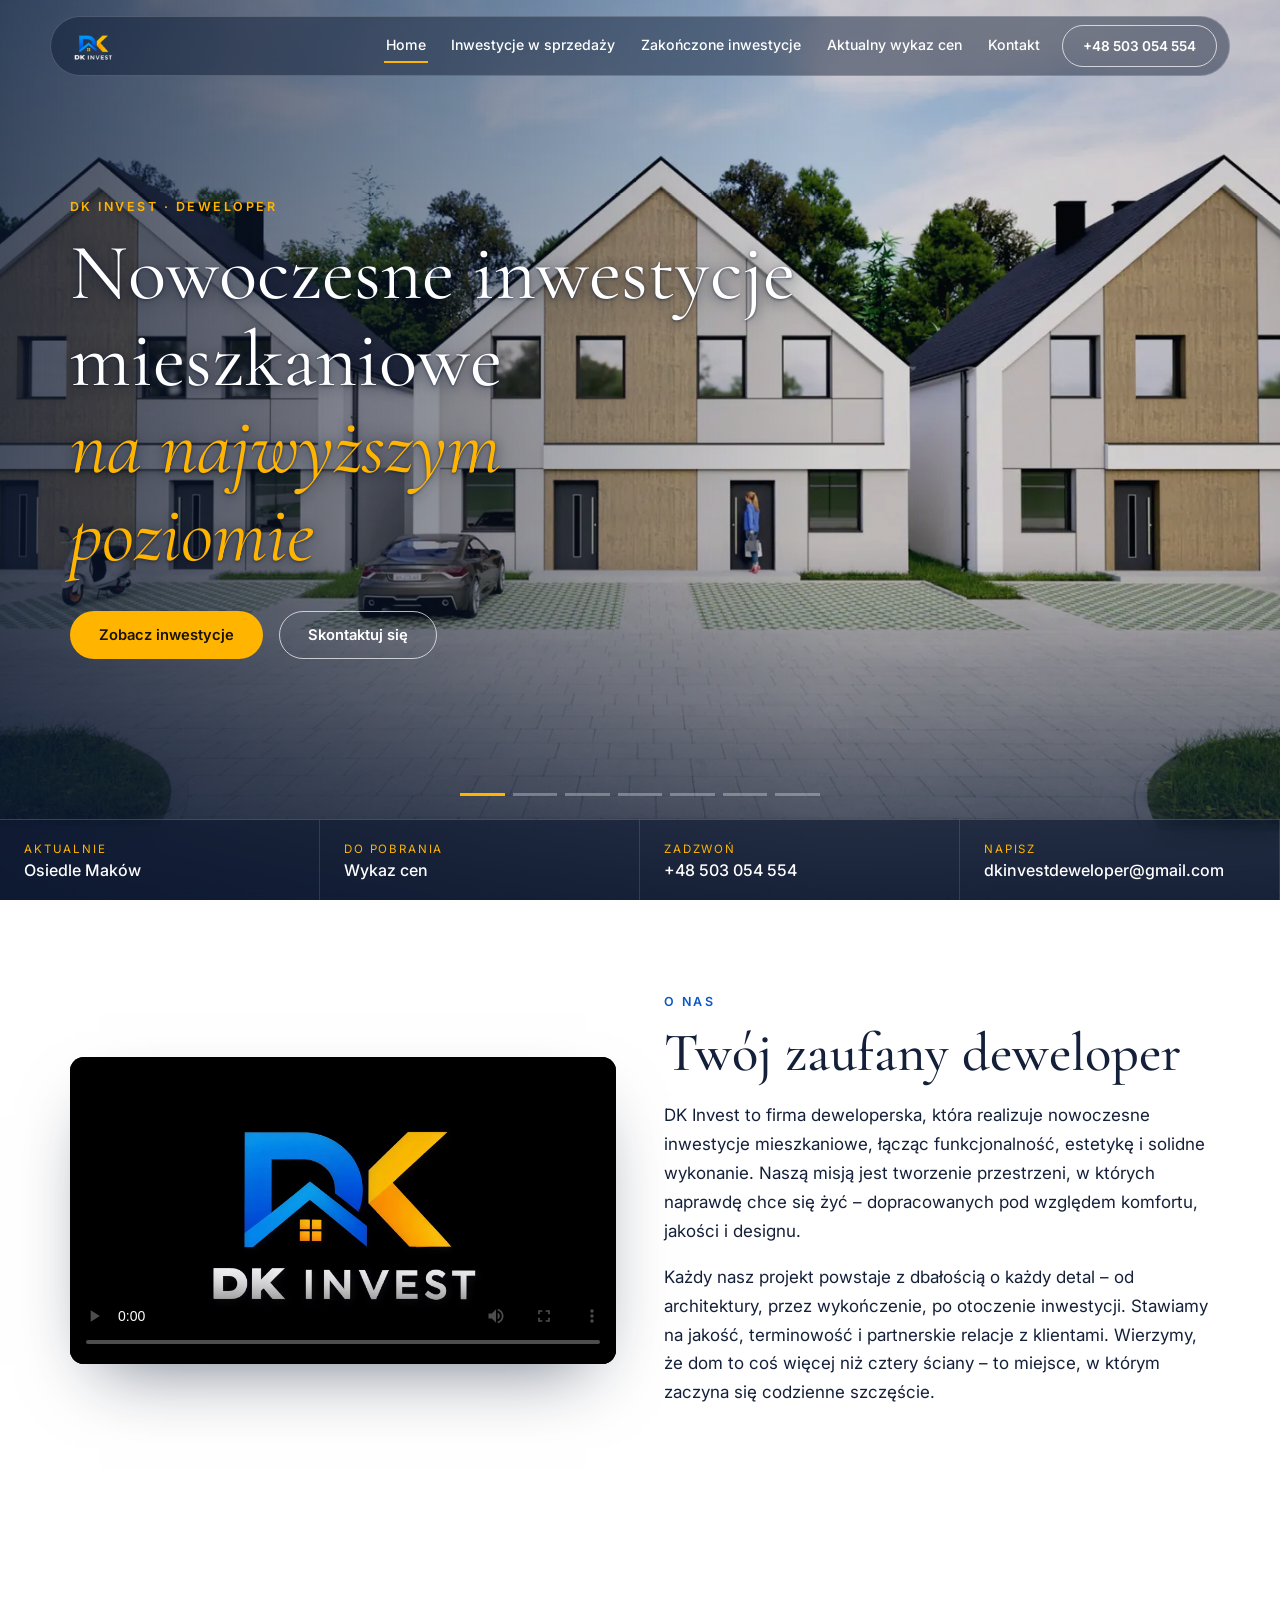
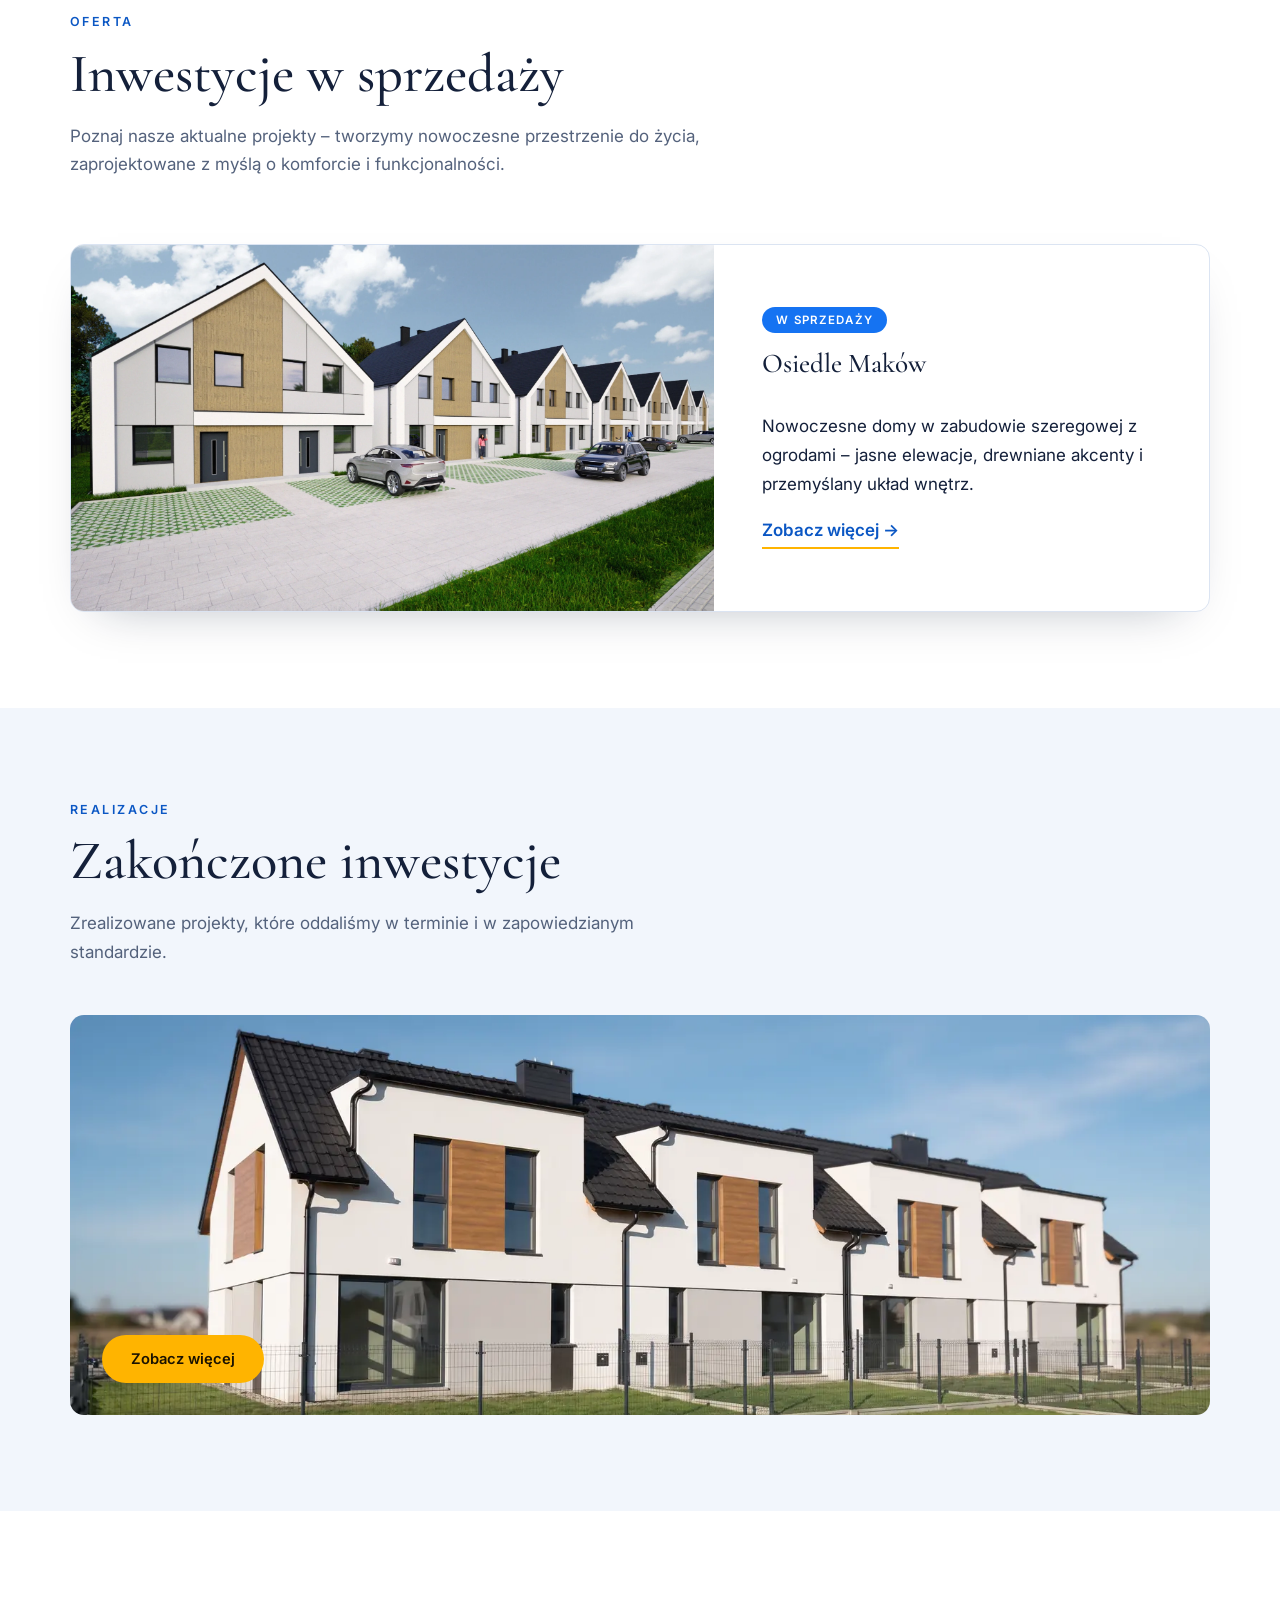
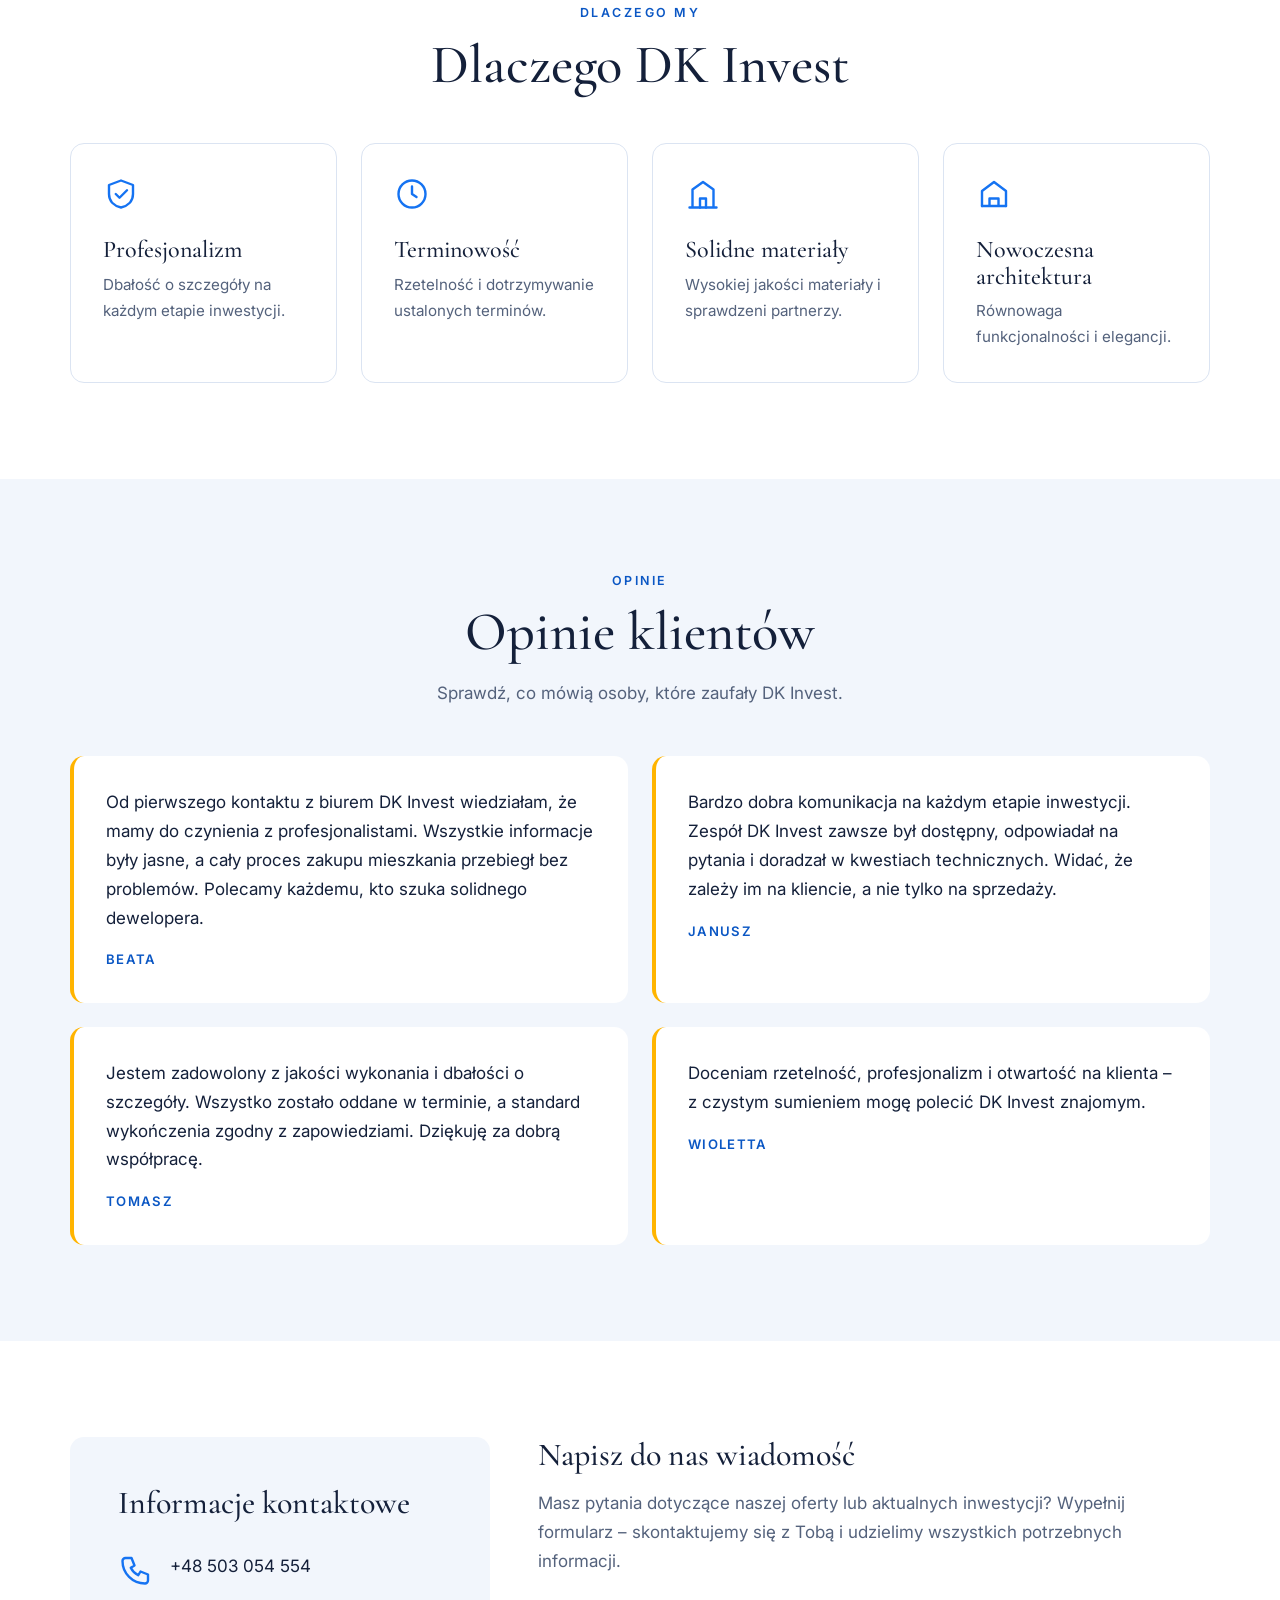
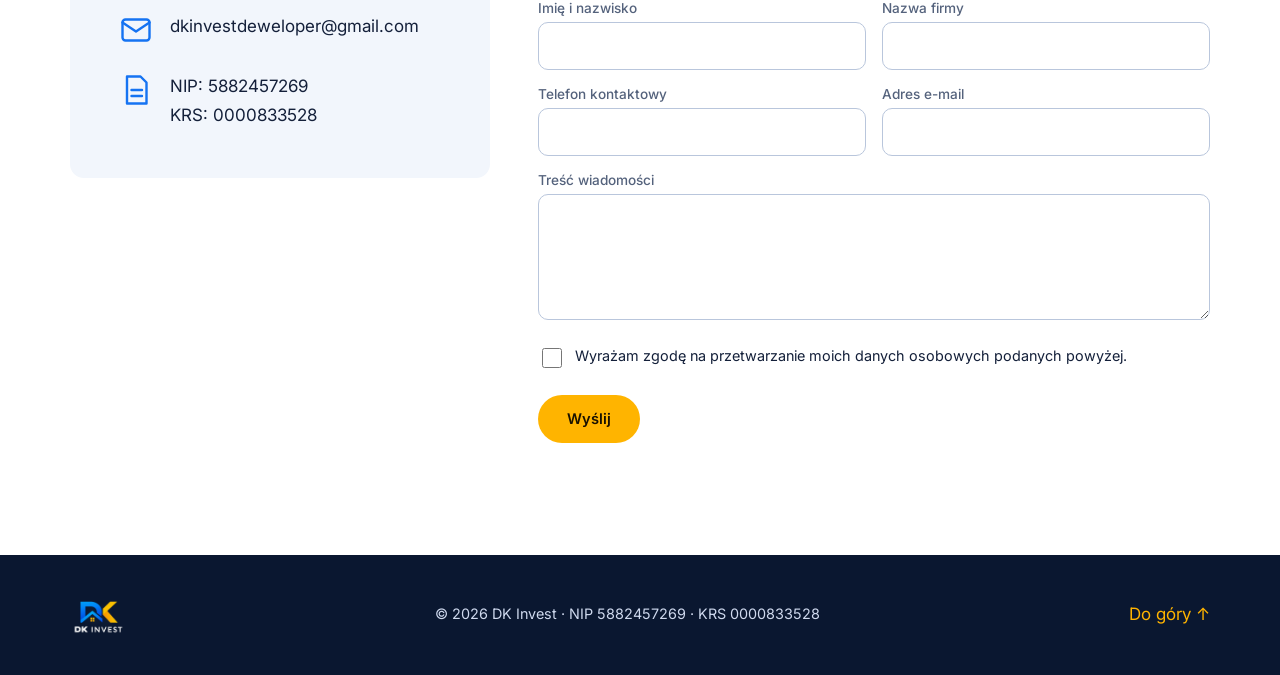
<file: index.html>
<!doctype html>
<html lang="pl">
<head>
<meta charset="utf-8">
<meta name="viewport" content="width=device-width, initial-scale=1">
<title>DK Invest – Nowoczesne inwestycje mieszkaniowe</title>
<meta name="description" content="DK Invest – deweloper realizujący nowoczesne inwestycje mieszkaniowe. Osiedle Maków, zakończone inwestycje, aktualny wykaz cen.">
<link rel="icon" type="image/png" href="Logo/favicon.png">
<link rel="preconnect" href="https://fonts.googleapis.com">
<link rel="preconnect" href="https://fonts.gstatic.com" crossorigin>
<link href="https://fonts.googleapis.com/css2?family=Cormorant+Garamond:ital,wght@0,300;0,400;0,500;1,400&family=Inter:wght@400;500;600&display=swap" rel="stylesheet">
<link rel="stylesheet" href="styles.css?v=20261023">
</head>
<body>
<a class="skip" href="#main">Przejdź do treści</a>

<header class="site-header" id="header">
  <a class="brand" href="#top" aria-label="DK Invest – strona główna"><img src="Logo/Logo.webp" alt="DK Invest"></a>
  <nav class="nav" id="nav" aria-label="Główna nawigacja">
    <a href="#top" aria-current="page">Home</a>
    <a href="#inwestycje">Inwestycje w sprzedaży</a>
    <a href="zakonczone-inwestycje.html">Zakończone inwestycje</a>
    <a href="aktualny-wykaz-cen.html">Aktualny wykaz cen</a>
    <a href="#kontakt">Kontakt</a>
  </nav>
  <a class="btn btn-ghost header-cta" href="tel:+48503054554">+48 503 054 554</a>
  <button class="burger" id="burger" aria-label="Otwórz menu" aria-expanded="false" aria-controls="nav"><span></span><span></span></button>
</header>

<main id="main">
<section class="hero" id="top">
  <div class="hero-slides" id="slides" role="img" aria-label="Wizualizacje inwestycji DK Invest">
    <div class="slide active" style="background-image:url(images/Hero/hero-home-1.webp)"></div>
    <div class="slide" style="background-image:url(images/Hero/hero-home-2.webp)"></div>
    <div class="slide" style="background-image:url(images/Hero/hero-home-3.webp)"></div>
    <div class="slide" style="background-image:url(images/Hero/hero-home-4.webp)"></div>
    <div class="slide" style="background-image:url(images/Hero/hero-home-5.webp)"></div>
    <div class="slide" style="background-image:url(images/Hero/hero-home-6.webp)"></div>
    <div class="slide" style="background-image:url(images/Hero/hero-home-7.webp)"></div>
  </div>
  <div class="hero-shade"></div>
  <div class="hero-progress" id="progress" aria-hidden="true"><i></i><i></i><i></i><i></i><i></i><i></i><i></i></div>
  <div class="hero-content">
    <p class="eyebrow">DK Invest · Deweloper</p>
    <h1>Nowoczesne inwestycje mieszkaniowe <em>na najwyższym<br>poziomie</em></h1>
    <div class="hero-actions">
      <a class="btn btn-primary" href="#inwestycje">Zobacz inwestycje</a>
      <a class="btn btn-ghost" href="#kontakt">Skontaktuj się</a>
    </div>
  </div>
  <div class="hero-bar" aria-label="Skróty">
    <a href="#inwestycje"><span>Aktualnie</span><strong>Osiedle Maków</strong></a>
    <a href="aktualny-wykaz-cen.html"><span>Do pobrania</span><strong>Wykaz cen</strong></a>
    <a href="tel:+48503054554"><span>Zadzwoń</span><strong>+48 503 054 554</strong></a>
    <a href="mailto:dkinvestdeweloper@gmail.com"><span>Napisz</span><strong>dkinvestdeweloper@gmail.com</strong></a>
  </div>
</section>

<section class="section about" id="o-nas">
  <div class="wrap split">
    <div class="video-frame reveal">
      <video id="intro" controls preload="metadata" poster="Logo/intro-poster.jpg" playsinline aria-label="Film wprowadzający DK Invest">
        <source src="Logo/Intro.mp4" type="video/mp4">
      </video>
    </div>
    <div class="reveal">
      <p class="eyebrow dark">O nas</p>
      <h2>Twój zaufany deweloper</h2>
      <p>DK Invest to firma deweloperska, która realizuje nowoczesne inwestycje mieszkaniowe, łącząc funkcjonalność, estetykę i solidne wykonanie. Naszą misją jest tworzenie przestrzeni, w których naprawdę chce się żyć – dopracowanych pod względem komfortu, jakości i designu.</p>
      <p>Każdy nasz projekt powstaje z dbałością o każdy detal – od architektury, przez wykończenie, po otoczenie inwestycji. Stawiamy na jakość, terminowość i partnerskie relacje z klientami. Wierzymy, że dom to coś więcej niż cztery ściany – to miejsce, w którym zaczyna się codzienne szczęście.</p>
    </div>
  </div>
</section>

<section class="section" id="inwestycje">
  <div class="wrap">
    <div class="section-head row reveal">
      <div>
        <p class="eyebrow dark">Oferta</p>
        <h2>Inwestycje w sprzedaży</h2>
        <p class="lead">Poznaj nasze aktualne projekty – tworzymy nowoczesne przestrzenie do życia, zaprojektowane z myślą o komforcie i funkcjonalności.</p>
      </div>
    </div>
    <article class="card reveal">
      <div class="card-img"><img src="images/Makow/osiedle-makow.webp" alt="Osiedle Maków – wizualizacja domów w zabudowie szeregowej" width="2000" height="1125" loading="lazy"></div>
      <div class="card-body">
        <span class="tag">W sprzedaży</span>
        <h3>Osiedle Maków</h3>
        <p>Nowoczesne domy w zabudowie szeregowej z ogrodami – jasne elewacje, drewniane akcenty i przemyślany układ wnętrz.</p>
        <a class="link" href="osiedle-makow.html">Zobacz więcej <span aria-hidden="true">→</span></a>
      </div>
    </article>
  </div>
</section>

<section class="section alt" id="zakonczone">
  <div class="wrap">
    <div class="section-head reveal">
      <p class="eyebrow dark">Realizacje</p>
      <h2>Zakończone inwestycje</h2>
      <p class="lead">Zrealizowane projekty, które oddaliśmy w terminie i w zapowiedzianym standardzie.</p>
    </div>
    <div class="banner banner-wide reveal">
      <img src="images/Debowy-Zakatek/Etap2/debowy-zakatek-przod-zmiana-kamery.webp" alt="Zakończona inwestycja DK Invest – Dębowy Zakątek w Gogolinie" width="1600" height="893" loading="lazy" style="object-position:center 22%">
      <a class="btn btn-primary" href="zakonczone-inwestycje.html">Zobacz więcej</a>
    </div>
  </div>
</section>

<section class="section why" id="dlaczego">
  <div class="wrap">
    <div class="section-head center reveal">
      <p class="eyebrow dark">Dlaczego my</p>
      <h2>Dlaczego DK Invest</h2>
    </div>
    <div class="grid4">
      <div class="feature reveal"><svg viewBox="0 0 24 24" aria-hidden="true"><path d="M12 3l8 3v6c0 5-3.5 8-8 9-4.5-1-8-4-8-9V6z"/><path d="M8.5 12l2.5 2.5L16 9.5"/></svg><h3>Profesjonalizm</h3><p>Dbałość o szczegóły na każdym etapie inwestycji.</p></div>
      <div class="feature reveal"><svg viewBox="0 0 24 24" aria-hidden="true"><circle cx="12" cy="12" r="9"/><path d="M12 7v5l3 2"/></svg><h3>Terminowość</h3><p>Rzetelność i dotrzymywanie ustalonych terminów.</p></div>
      <div class="feature reveal"><svg viewBox="0 0 24 24" aria-hidden="true"><path d="M3 21h18M5 21V9l7-5 7 5v12"/><path d="M10 21v-6h4v6"/></svg><h3>Solidne materiały</h3><p>Wysokiej jakości materiały i sprawdzeni partnerzy.</p></div>
      <div class="feature reveal"><svg viewBox="0 0 24 24" aria-hidden="true"><path d="M4 20V10l8-6 8 6v10"/><path d="M9 20v-5h6v5M4 20h16"/></svg><h3>Nowoczesna architektura</h3><p>Równowaga funkcjonalności i elegancji.</p></div>
    </div>
  </div>
</section>

<section class="section alt" id="opinie">
  <div class="wrap">
    <div class="section-head center reveal">
      <p class="eyebrow dark">Opinie</p>
      <h2>Opinie klientów</h2>
      <p class="lead">Sprawdź, co mówią osoby, które zaufały DK Invest.</p>
    </div>
    <div class="grid2">
      <blockquote class="quote reveal"><p>Od pierwszego kontaktu z biurem DK Invest wiedziałam, że mamy do czynienia z profesjonalistami. Wszystkie informacje były jasne, a cały proces zakupu mieszkania przebiegł bez problemów. Polecamy każdemu, kto szuka solidnego dewelopera.</p><footer>Beata</footer></blockquote>
      <blockquote class="quote reveal"><p>Bardzo dobra komunikacja na każdym etapie inwestycji. Zespół DK Invest zawsze był dostępny, odpowiadał na pytania i doradzał w kwestiach technicznych. Widać, że zależy im na kliencie, a nie tylko na sprzedaży.</p><footer>Janusz</footer></blockquote>
      <blockquote class="quote reveal"><p>Jestem zadowolony z jakości wykonania i dbałości o szczegóły. Wszystko zostało oddane w terminie, a standard wykończenia zgodny z zapowiedziami. Dziękuję za dobrą współpracę.</p><footer>Tomasz</footer></blockquote>
      <blockquote class="quote reveal"><p>Doceniam rzetelność, profesjonalizm i otwartość na klienta – z czystym sumieniem mogę polecić DK Invest znajomym.</p><footer>Wioletta</footer></blockquote>
    </div>
  </div>
</section>

<section class="section contact" id="kontakt">
  <div class="wrap split contact-grid">
    <aside class="info reveal">
      <h2>Informacje kontaktowe</h2>
      <ul>
        <li><svg viewBox="0 0 24 24" aria-hidden="true"><path d="M5 4h4l2 5-2.5 1.5a11 11 0 005 5L15 13l5 2v4a2 2 0 01-2 2A15 15 0 013 6a2 2 0 012-2z"/></svg><a href="tel:+48503054554">+48 503 054 554</a></li>
        <li><svg viewBox="0 0 24 24" aria-hidden="true"><rect x="3" y="5" width="18" height="14" rx="2"/><path d="M3 7l9 6 9-6"/></svg><a href="mailto:dkinvestdeweloper@gmail.com">dkinvestdeweloper@gmail.com</a></li>
        <li><svg viewBox="0 0 24 24" aria-hidden="true"><path d="M6 3h9l4 4v14H6z"/><path d="M9 12h7M9 16h7"/></svg><span>NIP: 5882457269<br>KRS: 0000833528</span></li>
      </ul>
    </aside>
    <form class="form reveal" id="form" novalidate>
      <h2>Napisz do nas wiadomość</h2>
      <p class="lead">Masz pytania dotyczące naszej oferty lub aktualnych inwestycji? Wypełnij formularz – skontaktujemy się z Tobą i udzielimy wszystkich potrzebnych informacji.</p>
      <div class="fields">
        <label>Imię i nazwisko<input name="name" autocomplete="name" maxlength="400"></label>
        <label>Nazwa firmy<input name="company" autocomplete="organization" maxlength="400"></label>
        <label>Telefon kontaktowy<input name="phone" type="tel" autocomplete="tel" maxlength="400"></label>
        <label>Adres e-mail<input name="email" type="email" autocomplete="email" maxlength="400" required></label>
        <label class="full">Treść wiadomości<textarea name="message" rows="5" maxlength="2000"></textarea></label>
      </div>
      <input type="text" name="_honey" tabindex="-1" autocomplete="off" aria-hidden="true" style="position:absolute;left:-9999px;width:1px;height:1px;min-height:0;opacity:0">
      <label class="check"><input type="checkbox" name="consent" required> Wyrażam zgodę na przetwarzanie moich danych osobowych podanych powyżej.</label>
      <button class="btn btn-primary" type="submit" disabled>Wyślij</button>
      <p class="status" id="status" role="status" aria-live="polite"></p>
    </form>
  </div>
</section>
</main>

<footer class="footer">
  <div class="wrap foot">
    <img src="Logo/Logo.webp" alt="DK Invest">
    <p>© 2026 DK Invest · NIP 5882457269 · KRS 0000833528</p>
    <a href="#top">Do góry ↑</a>
  </div>
</footer>
<script src="script.js?v=20261024"></script>
</body>
</html>
</file>
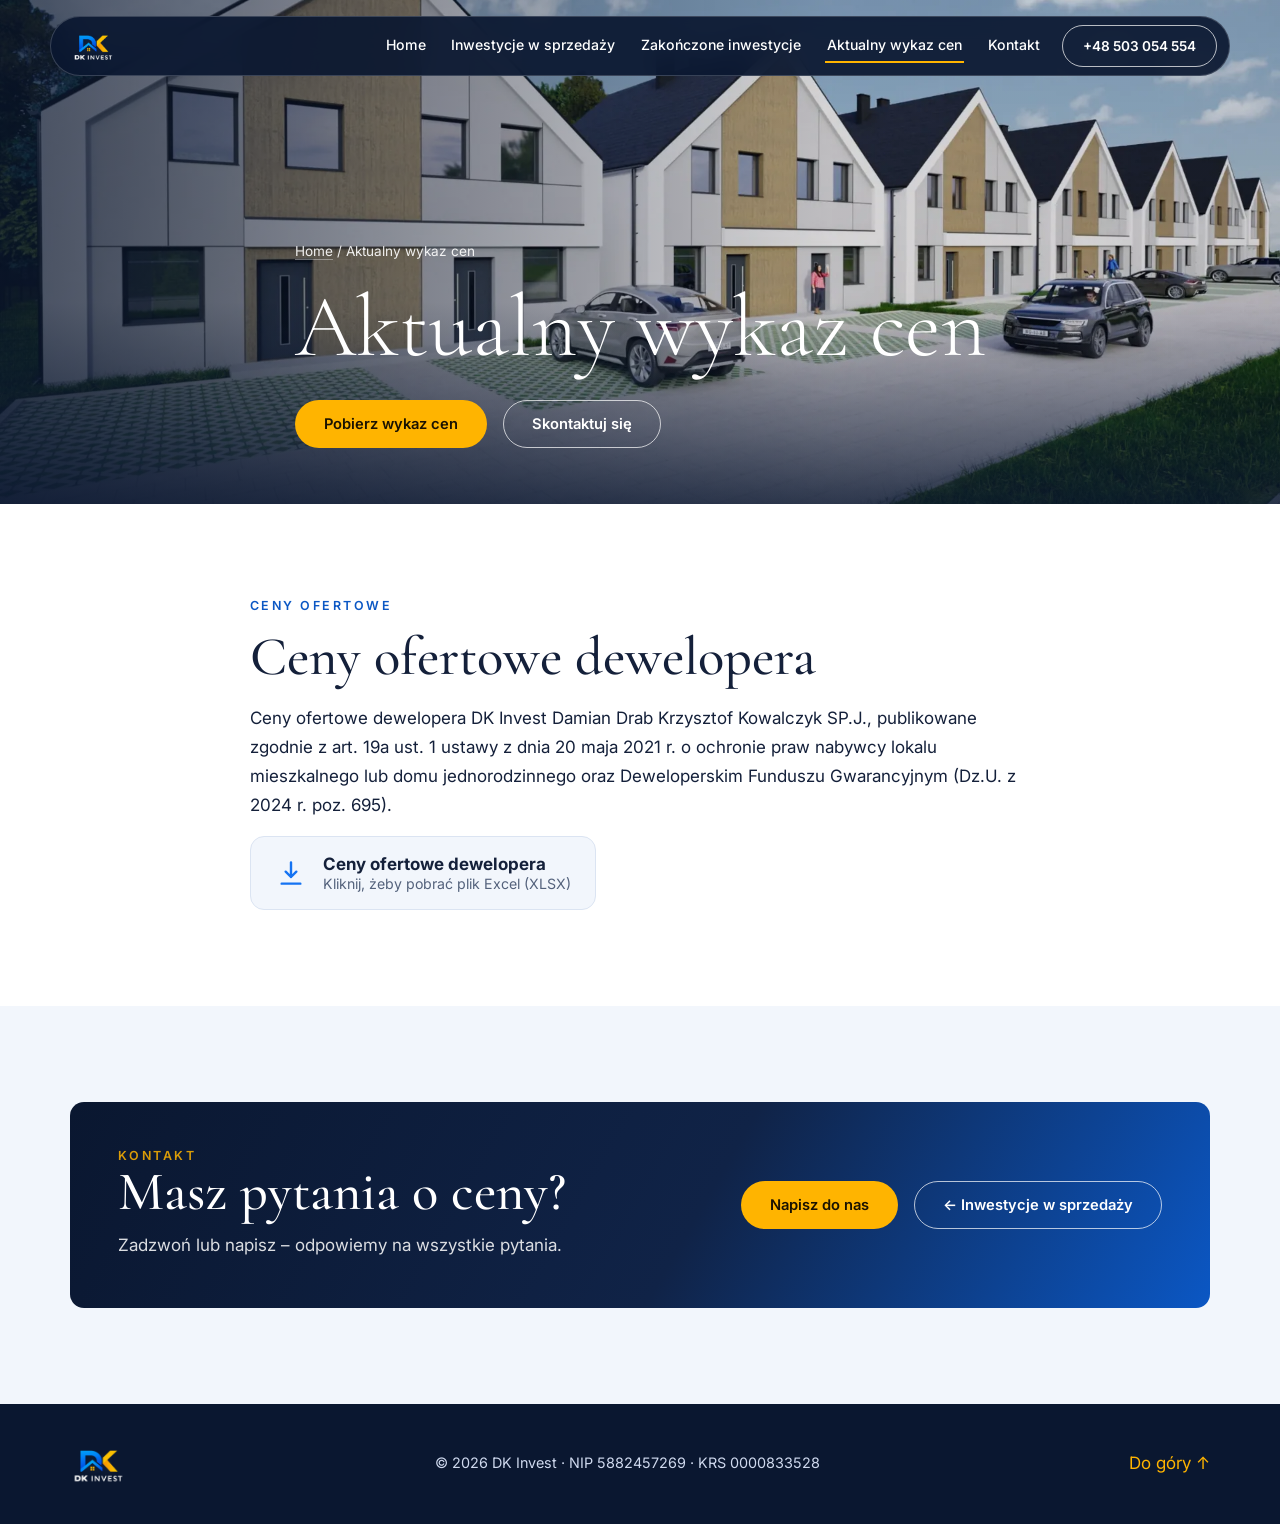
<file: aktualny-wykaz-cen.html>
<!doctype html>
<html lang="pl">
<head>
<meta charset="utf-8">
<meta name="viewport" content="width=device-width, initial-scale=1">
<title>Aktualny wykaz cen – DK Invest</title>
<meta name="description" content="Aktualny wykaz cen ofertowych dewelopera DK Invest – plik Excel do pobrania.">
<link rel="icon" type="image/png" href="Logo/favicon.png">
<link rel="preconnect" href="https://fonts.googleapis.com">
<link rel="preconnect" href="https://fonts.gstatic.com" crossorigin>
<link href="https://fonts.googleapis.com/css2?family=Cormorant+Garamond:wght@300;400;500&family=Inter:wght@400;500;600&display=swap" rel="stylesheet">
<link rel="stylesheet" href="styles.css?v=20261023">
</head>
<body>
<a class="skip" href="#main">Przejdź do treści</a>
<header class="site-header solid" id="header" data-solid>
  <a class="brand" href="index.html" aria-label="DK Invest – strona główna"><img src="Logo/Logo.webp" alt="DK Invest"></a>
  <nav class="nav" id="nav" aria-label="Główna nawigacja">
    <a href="index.html">Home</a>
    <a href="index.html#inwestycje">Inwestycje w sprzedaży</a>
    <a href="zakonczone-inwestycje.html">Zakończone inwestycje</a>
    <a href="aktualny-wykaz-cen.html" aria-current="page">Aktualny wykaz cen</a>
    <a href="index.html#kontakt">Kontakt</a>
  </nav>
  <a class="btn btn-ghost header-cta" href="tel:+48503054554">+48 503 054 554</a>
  <button class="burger" id="burger" aria-label="Otwórz menu" aria-expanded="false" aria-controls="nav"><span></span><span></span></button>
</header>

<main id="main">
<section class="page-hero">
  <div class="page-hero-bg" style="background-image:url(images/Hero/hero-aktualny-wykaz-cen.webp)"></div>
  <div class="hero-shade"></div>
  <div class="wrap page-hero-in">
    <p class="crumbs"><a href="index.html">Home</a> / Aktualny wykaz cen</p>
    <h1>Aktualny wykaz cen</h1>
    <div class="hero-actions">
      <a class="btn btn-primary" href="#pobierz">Pobierz wykaz cen</a>
      <a class="btn btn-ghost" href="index.html#kontakt">Skontaktuj się</a>
    </div>
  </div>
</section>

<section class="section" id="pobierz">
  <div class="wrap narrow">
    <div class="prose reveal">
      <p class="eyebrow dark">Ceny ofertowe</p>
      <h2>Ceny ofertowe dewelopera</h2>
      <p>Ceny ofertowe dewelopera DK Invest Damian Drab Krzysztof Kowalczyk SP.J., publikowane zgodnie z art. 19a ust. 1 ustawy z dnia 20 maja 2021 r. o ochronie praw nabywcy lokalu mieszkalnego lub domu jednorodzinnego oraz Deweloperskim Funduszu Gwarancyjnym (Dz.U. z 2024 r. poz. 695).</p>
      <a class="file" href="files/Ceny-ofertowe-dewelopera-DK-Invest.xlsx" rel="noopener"><svg viewBox="0 0 24 24" aria-hidden="true"><path d="M12 4v11m0 0l-4-4m4 4l4-4M5 20h14"/></svg><span><strong>Ceny ofertowe dewelopera</strong><small>Kliknij, żeby pobrać plik Excel (XLSX)</small></span></a>
    </div>
  </div>
</section>

<section class="section alt">
  <div class="wrap">
    <div class="cta-band reveal">
      <div><p class="eyebrow">Kontakt</p><h2>Masz pytania o ceny?</h2><p>Zadzwoń lub napisz – odpowiemy na wszystkie pytania.</p></div>
      <div class="cta-actions"><a class="btn btn-primary" href="index.html#kontakt">Napisz do nas</a><a class="btn btn-ghost" href="index.html#inwestycje">← Inwestycje w sprzedaży</a></div>
    </div>
  </div>
</section>
</main>

<footer class="footer">
  <div class="wrap foot">
    <img src="Logo/Logo.webp" alt="DK Invest">
    <p>© 2026 DK Invest · NIP 5882457269 · KRS 0000833528</p>
    <a href="#main">Do góry ↑</a>
  </div>
</footer>

<script src="script.js?v=20261024"></script>
</body>
</html>
</file>
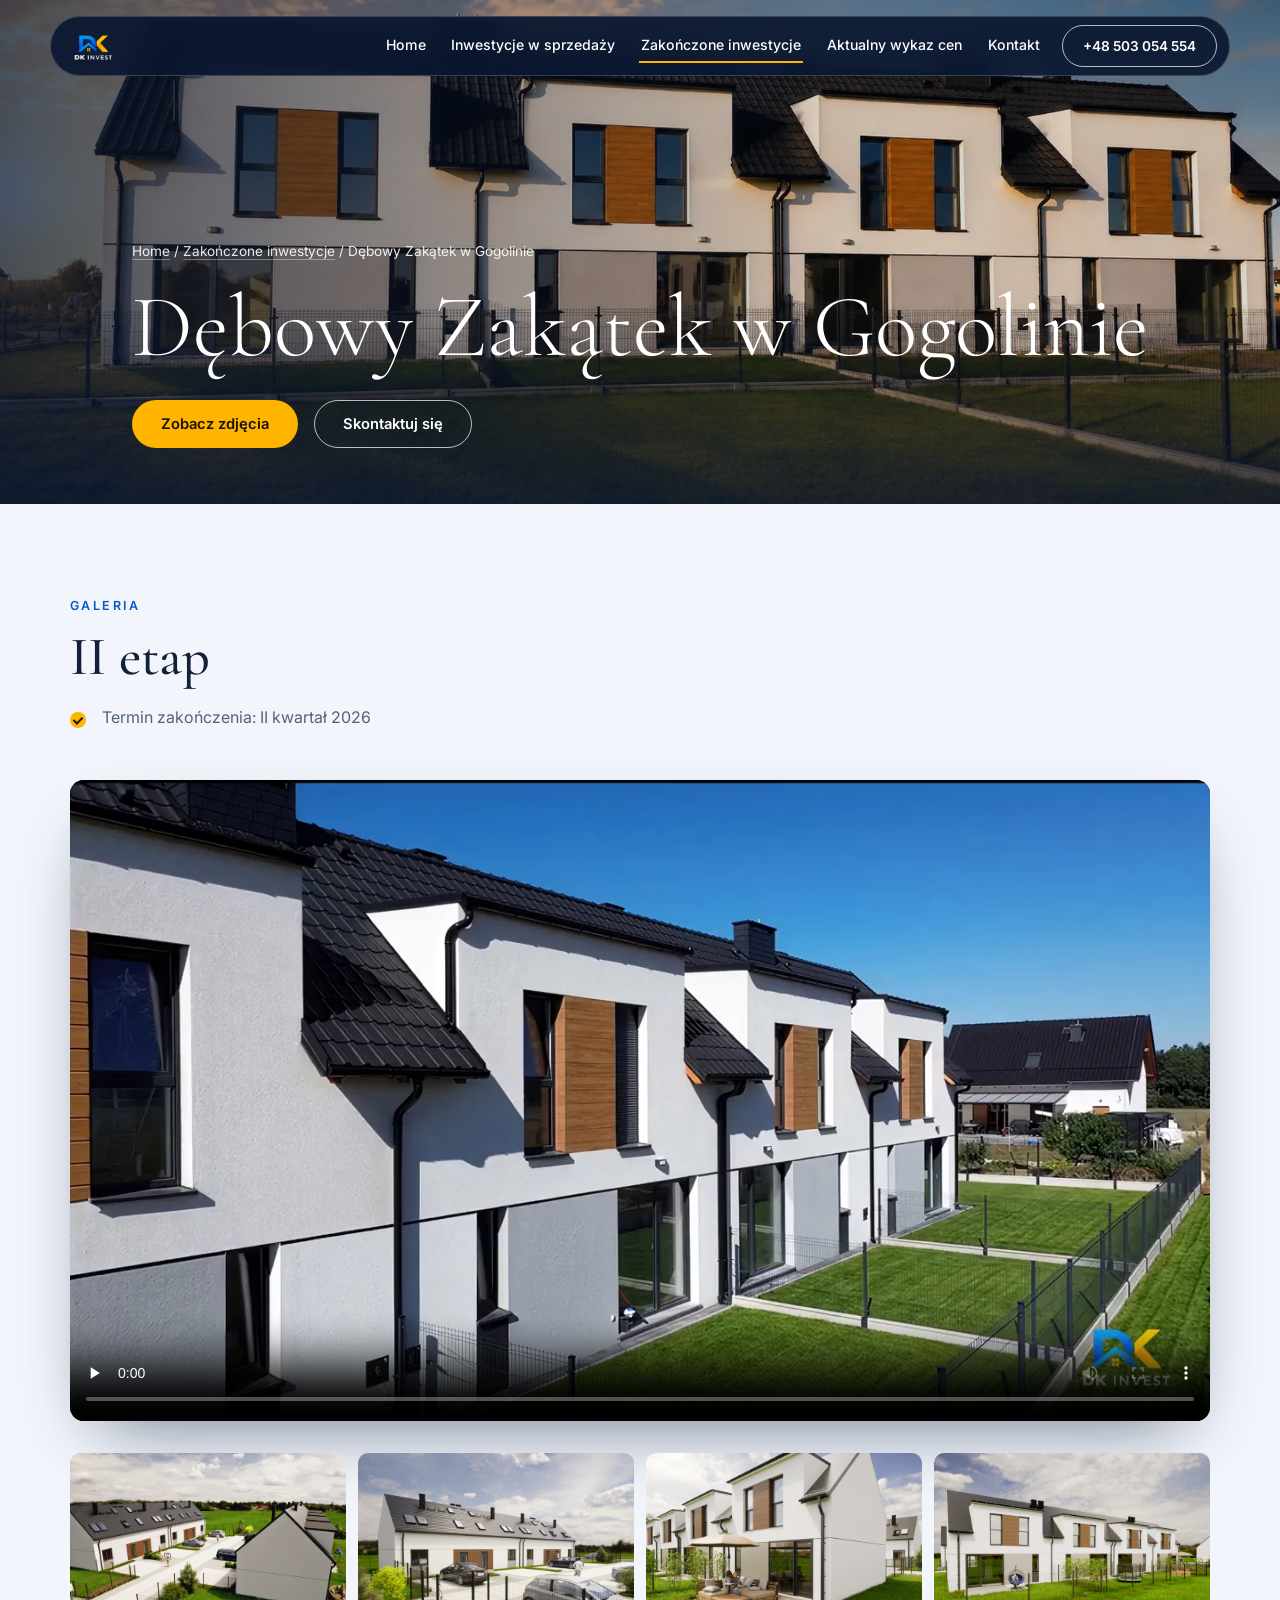
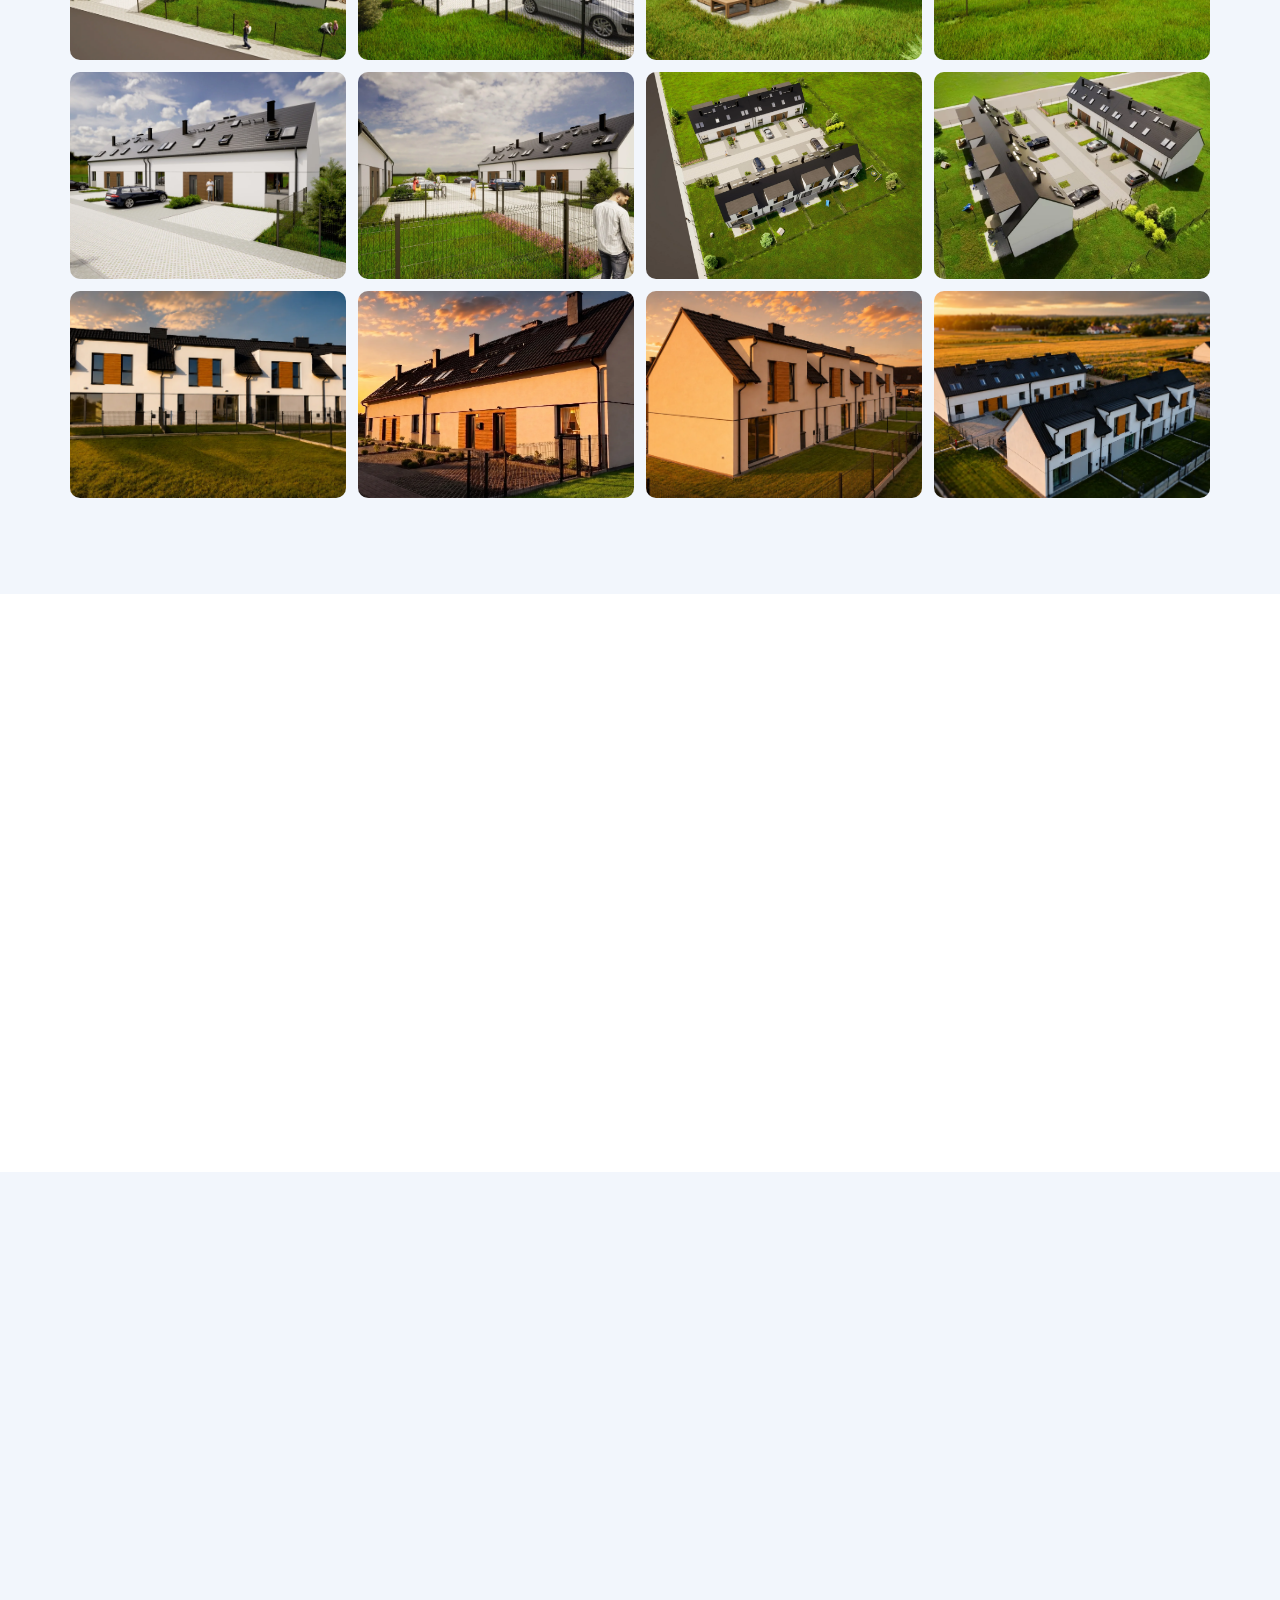
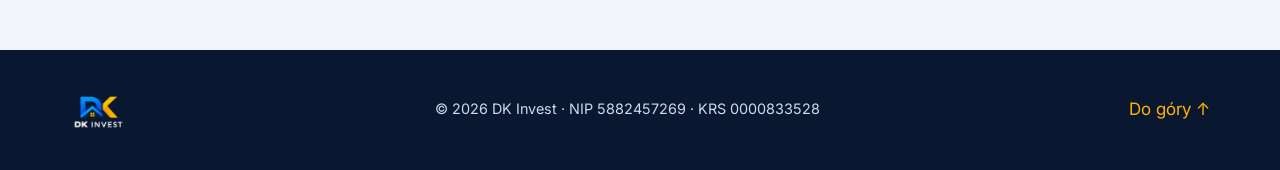
<file: debowy-zakatek-gogolin.html>
<!doctype html>
<html lang="pl">
<head>
<meta charset="utf-8">
<meta name="viewport" content="width=device-width, initial-scale=1">
<title>Dębowy Zakątek w Gogolinie – DK Invest</title>
<meta name="description" content="Dębowy Zakątek w Gogolinie – zakończona inwestycja DK Invest. Zdjęcia i szczegóły realizacji.">
<link rel="icon" type="image/png" href="Logo/favicon.png">
<link rel="preconnect" href="https://fonts.googleapis.com">
<link rel="preconnect" href="https://fonts.gstatic.com" crossorigin>
<link href="https://fonts.googleapis.com/css2?family=Cormorant+Garamond:wght@300;400;500&family=Inter:wght@400;500;600&display=swap" rel="stylesheet">
<link rel="stylesheet" href="styles.css?v=20261023">
</head>
<body>
<a class="skip" href="#main">Przejdź do treści</a>
<header class="site-header solid" id="header" data-solid>
  <a class="brand" href="index.html" aria-label="DK Invest – strona główna"><img src="Logo/Logo.webp" alt="DK Invest"></a>
  <nav class="nav" id="nav" aria-label="Główna nawigacja">
    <a href="index.html">Home</a>
    <a href="index.html#inwestycje">Inwestycje w sprzedaży</a>
    <a href="zakonczone-inwestycje.html" aria-current="page">Zakończone inwestycje</a>
    <a href="aktualny-wykaz-cen.html">Aktualny wykaz cen</a>
    <a href="index.html#kontakt">Kontakt</a>
  </nav>
  <a class="btn btn-ghost header-cta" href="tel:+48503054554">+48 503 054 554</a>
  <button class="burger" id="burger" aria-label="Otwórz menu" aria-expanded="false" aria-controls="nav"><span></span><span></span></button>
</header>

<main id="main">
<section class="page-hero">
  <div class="page-hero-bg" style="background-image:url(images/Hero/hero-debowy-zakatek.webp)"></div>
  <div class="hero-shade"></div>
  <div class="wrap page-hero-in">
    <p class="crumbs"><a href="index.html">Home</a> / <a href="zakonczone-inwestycje.html">Zakończone inwestycje</a> / Dębowy Zakątek w Gogolinie</p>
    <h1>Dębowy Zakątek w Gogolinie</h1>
    <div class="hero-actions">
      <a class="btn btn-primary" href="#galeria">Zobacz zdjęcia</a>
      <a class="btn btn-ghost" href="index.html#kontakt">Skontaktuj się</a>
    </div>
  </div>
</section>
<section class="section alt" id="galeria">
  <div class="wrap">
    <div class="section-head reveal"><p class="eyebrow dark">Galeria</p><h2>II etap</h2><ul class="checks"><li>Termin zakończenia: II kwartał 2026</li></ul></div>
    <div class="video-frame reveal"><video controls preload="none" playsinline poster="images/Debowy-Zakatek/Etap2/debowy-zakatek-film-poster.webp" aria-label="Film z inwestycji Dębowy Zakątek w Gogolinie"><source src="images/Debowy-Zakatek/Etap2/debowy-zakatek-film.mp4" type="video/mp4"></video></div>
    <div class="gallery reveal">
      <a class="g-item" href="images/Debowy-Zakatek/Etap2/debowy-zakatek-1.webp" data-full="images/Debowy-Zakatek/Etap2/debowy-zakatek-1.webp"><img src="images/Debowy-Zakatek/Etap2/debowy-zakatek-1.webp" alt="Dębowy Zakątek w Gogolinie – zdjęcie 1" loading="lazy"></a>
      <a class="g-item" href="images/Debowy-Zakatek/Etap2/debowy-zakatek-3.webp" data-full="images/Debowy-Zakatek/Etap2/debowy-zakatek-3.webp"><img src="images/Debowy-Zakatek/Etap2/debowy-zakatek-3.webp" alt="Dębowy Zakątek w Gogolinie – zdjęcie 2" loading="lazy"></a>
      <a class="g-item" href="images/Debowy-Zakatek/Etap2/debowy-zakatek-4.webp" data-full="images/Debowy-Zakatek/Etap2/debowy-zakatek-4.webp"><img src="images/Debowy-Zakatek/Etap2/debowy-zakatek-4.webp" alt="Dębowy Zakątek w Gogolinie – zdjęcie 3" loading="lazy"></a>
      <a class="g-item" href="images/Debowy-Zakatek/Etap2/5.webp" data-full="images/Debowy-Zakatek/Etap2/5.webp"><img src="images/Debowy-Zakatek/Etap2/5.webp" alt="Dębowy Zakątek w Gogolinie – zdjęcie 4" loading="lazy"></a>
      <a class="g-item" href="images/Debowy-Zakatek/Etap2/6.webp" data-full="images/Debowy-Zakatek/Etap2/6.webp"><img src="images/Debowy-Zakatek/Etap2/6.webp" alt="Dębowy Zakątek w Gogolinie – zdjęcie 5" loading="lazy"></a>
      <a class="g-item" href="images/Debowy-Zakatek/Etap2/7.webp" data-full="images/Debowy-Zakatek/Etap2/7.webp"><img src="images/Debowy-Zakatek/Etap2/7.webp" alt="Dębowy Zakątek w Gogolinie – zdjęcie 6" loading="lazy"></a>
      <a class="g-item" href="images/Debowy-Zakatek/Etap2/8.webp" data-full="images/Debowy-Zakatek/Etap2/8.webp"><img src="images/Debowy-Zakatek/Etap2/8.webp" alt="Dębowy Zakątek w Gogolinie – zdjęcie 7" loading="lazy"></a>
      <a class="g-item" href="images/Debowy-Zakatek/Etap2/Wizualizacja_usuniety-budynek.webp" data-full="images/Debowy-Zakatek/Etap2/Wizualizacja_usuniety-budynek.webp"><img src="images/Debowy-Zakatek/Etap2/Wizualizacja_usuniety-budynek.webp" alt="Dębowy Zakątek w Gogolinie – zdjęcie 8" loading="lazy"></a>
      <a class="g-item" href="images/Debowy-Zakatek/Etap2/debowy-zakatek-przod-z-trawnikiem.webp" data-full="images/Debowy-Zakatek/Etap2/debowy-zakatek-przod-z-trawnikiem.webp"><img src="images/Debowy-Zakatek/Etap2/debowy-zakatek-przod-z-trawnikiem.webp" alt="Dębowy Zakątek w Gogolinie – zdjęcie 9" loading="lazy"></a>
      <a class="g-item" href="images/Debowy-Zakatek/Etap2/debowy-zakatek-srodek-z-trawnikiem.webp" data-full="images/Debowy-Zakatek/Etap2/debowy-zakatek-srodek-z-trawnikiem.webp"><img src="images/Debowy-Zakatek/Etap2/debowy-zakatek-srodek-z-trawnikiem.webp" alt="Dębowy Zakątek w Gogolinie – zdjęcie 10" loading="lazy"></a>
      <a class="g-item" href="images/Debowy-Zakatek/Etap2/debowy-zakatek-tyl-zachod-slonca.webp" data-full="images/Debowy-Zakatek/Etap2/debowy-zakatek-tyl-zachod-slonca.webp"><img src="images/Debowy-Zakatek/Etap2/debowy-zakatek-tyl-zachod-slonca.webp" alt="Dębowy Zakątek w Gogolinie – zdjęcie 11" loading="lazy"></a>
      <a class="g-item" href="images/Debowy-Zakatek/Etap2/debowy-zakatek-widok-z-gory.webp" data-full="images/Debowy-Zakatek/Etap2/debowy-zakatek-widok-z-gory.webp"><img src="images/Debowy-Zakatek/Etap2/debowy-zakatek-widok-z-gory.webp" alt="Dębowy Zakątek w Gogolinie – zdjęcie 12" loading="lazy"></a>
    </div>
  </div>
</section>
<section class="section" id="etap1">
  <div class="wrap">
    <div class="section-head reveal"><p class="eyebrow dark">Galeria</p><h2>I etap</h2><ul class="checks"><li>Termin zakończenia: II kwartał 2022</li></ul></div>
    <div class="gallery reveal">
      <a class="g-item" href="images/Debowy-Zakatek/Etap1/debowy_zakatek_etap1_1.webp" data-full="images/Debowy-Zakatek/Etap1/debowy_zakatek_etap1_1.webp"><img src="images/Debowy-Zakatek/Etap1/debowy_zakatek_etap1_1.webp" alt="Dębowy Zakątek w Gogolinie – I etap, zdjęcie 1" loading="lazy"></a>
      <a class="g-item" href="images/Debowy-Zakatek/Etap1/debowy_zakatek_etap1_2.webp" data-full="images/Debowy-Zakatek/Etap1/debowy_zakatek_etap1_2.webp"><img src="images/Debowy-Zakatek/Etap1/debowy_zakatek_etap1_2.webp" alt="Dębowy Zakątek w Gogolinie – I etap, zdjęcie 2" loading="lazy"></a>
      <a class="g-item" href="images/Debowy-Zakatek/Etap1/debowy_zakatek_etap1_3.webp" data-full="images/Debowy-Zakatek/Etap1/debowy_zakatek_etap1_3.webp"><img src="images/Debowy-Zakatek/Etap1/debowy_zakatek_etap1_3.webp" alt="Dębowy Zakątek w Gogolinie – I etap, zdjęcie 3" loading="lazy"></a>
      <a class="g-item" href="images/Debowy-Zakatek/Etap1/debowy_zakatek_etap1_4.webp" data-full="images/Debowy-Zakatek/Etap1/debowy_zakatek_etap1_4.webp"><img src="images/Debowy-Zakatek/Etap1/debowy_zakatek_etap1_4.webp" alt="Dębowy Zakątek w Gogolinie – I etap, zdjęcie 4" loading="lazy"></a>
    </div>
  </div>
</section>
<section class="section alt">
  <div class="wrap">
    <div class="cta-band reveal">
      <div><p class="eyebrow">Kontakt</p><h2>Zainteresowany naszymi inwestycjami?</h2><p>Zadzwoń lub napisz – odpowiemy na wszystkie pytania.</p></div>
      <div class="cta-actions"><a class="btn btn-primary" href="index.html#kontakt">Napisz do nas</a><a class="btn btn-ghost" href="zakonczone-inwestycje.html">← Wszystkie inwestycje</a></div>
    </div>
  </div>
</section>
</main>

<footer class="footer">
  <div class="wrap foot">
    <img src="Logo/Logo.webp" alt="DK Invest">
    <p>© 2026 DK Invest · NIP 5882457269 · KRS 0000833528</p>
    <a href="#main">Do góry ↑</a>
  </div>
</footer>

<dialog class="lightbox" id="lightbox" aria-label="Powiększone zdjęcie">
  <button class="lb-close" id="lbClose" aria-label="Zamknij">×</button>
  <img id="lbImg" alt="">
</dialog>
<script src="script.js?v=20261024"></script>
</body>
</html>
</file>
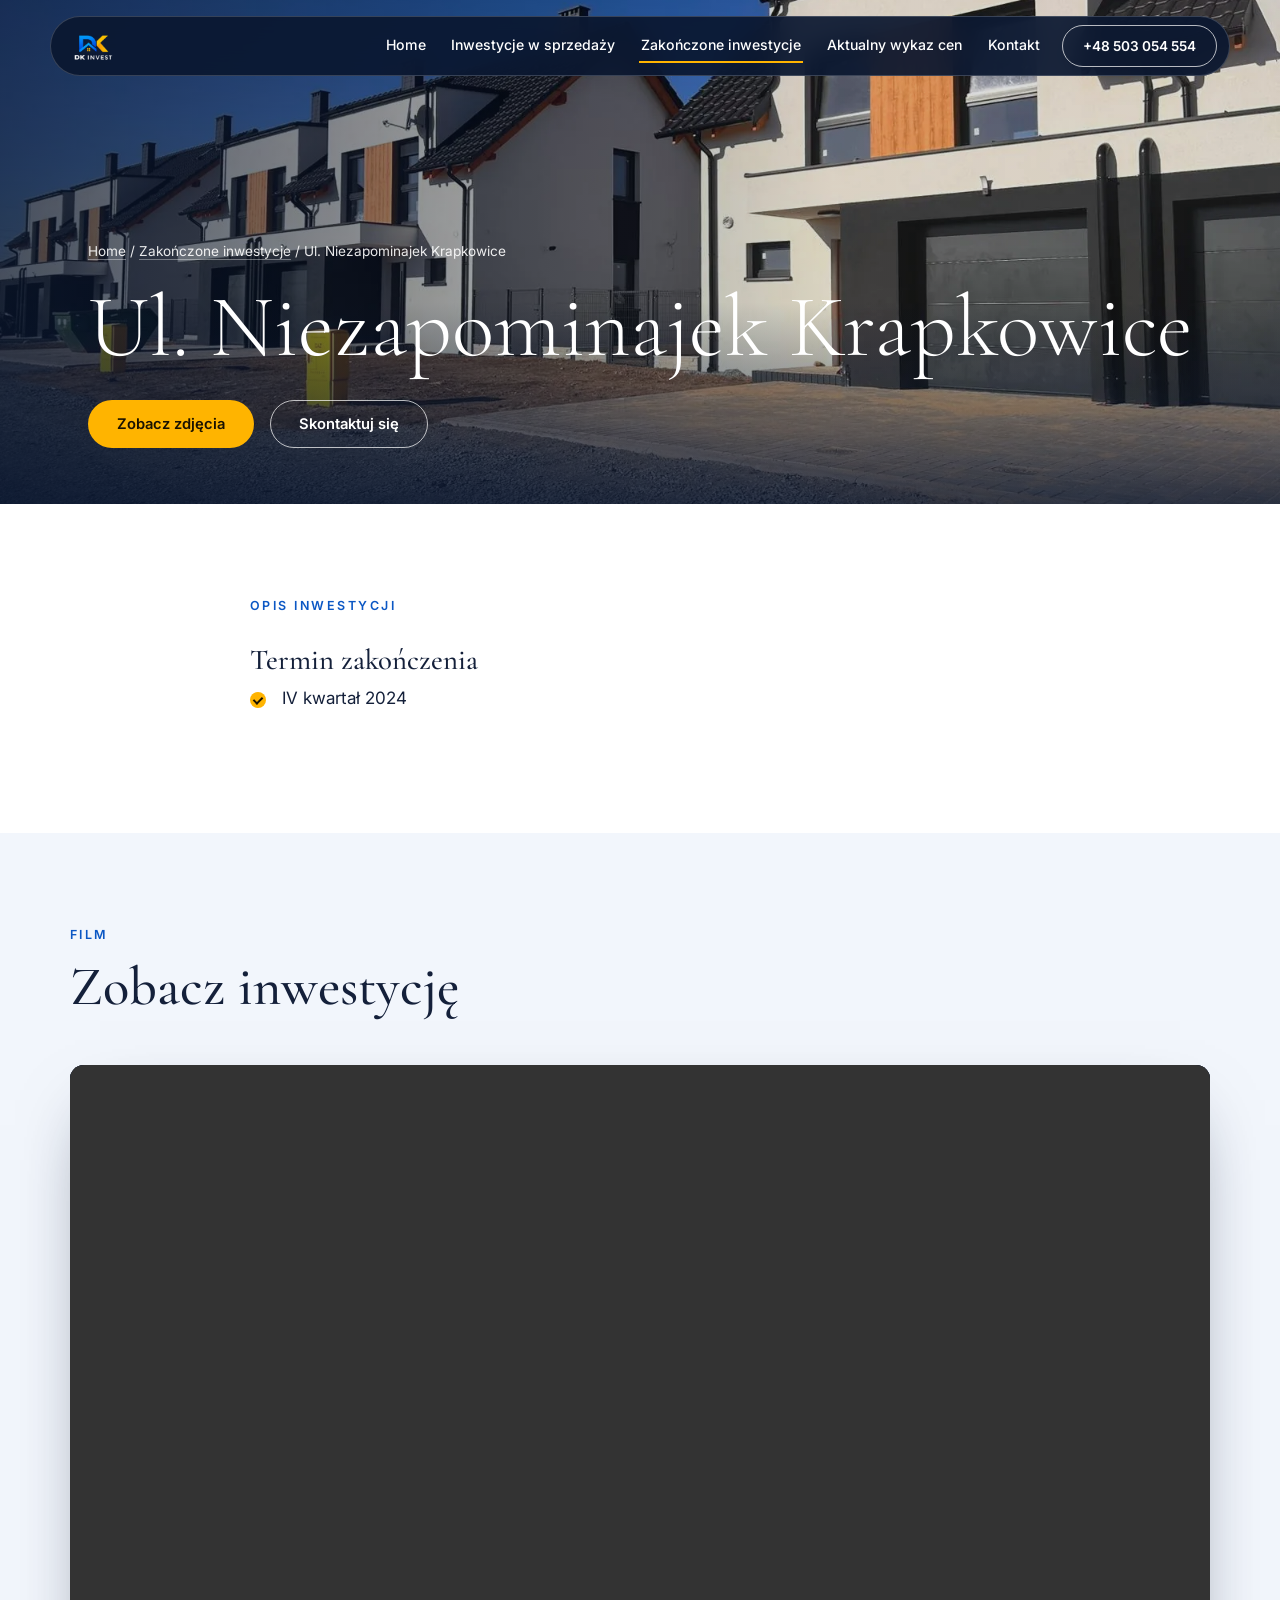
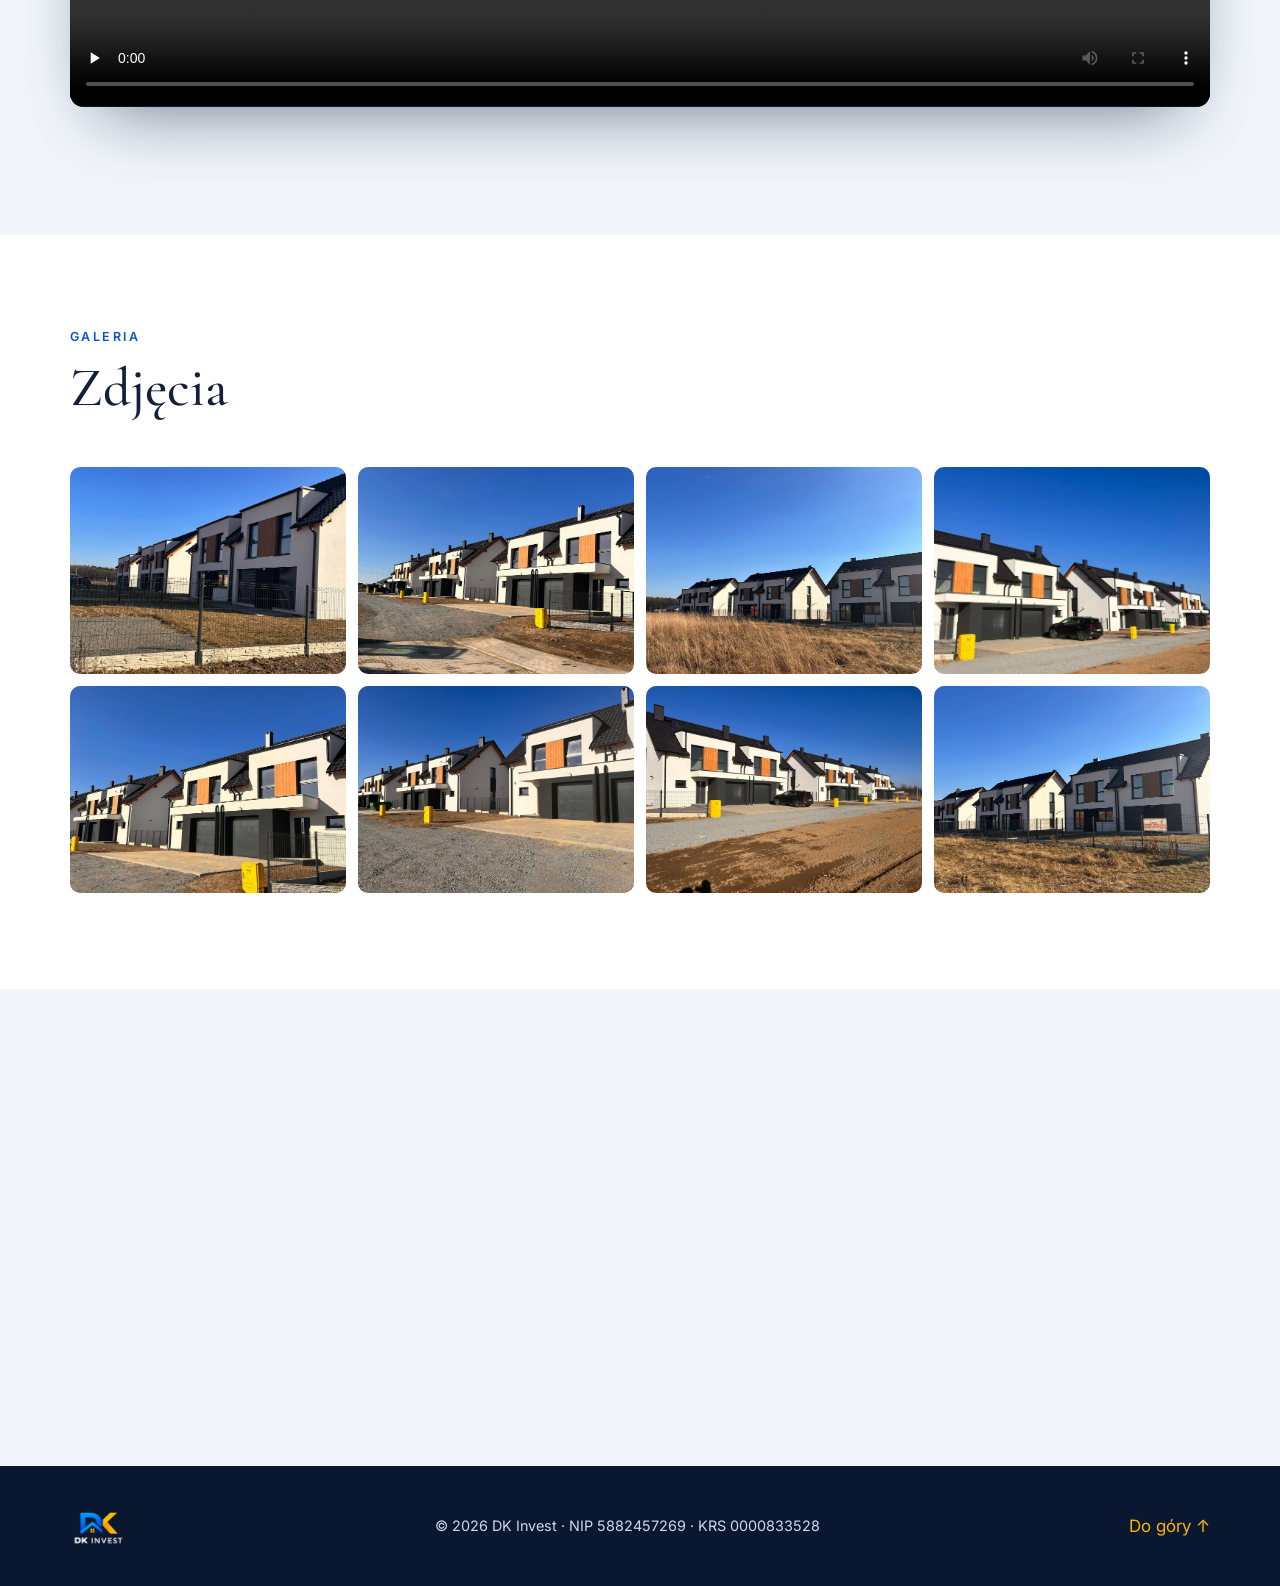
<file: niezapominajek-krapkowice.html>
<!doctype html>
<html lang="pl">
<head>
<meta charset="utf-8">
<meta name="viewport" content="width=device-width, initial-scale=1">
<title>Ul. Niezapominajek Krapkowice – DK Invest</title>
<meta name="description" content="Ul. Niezapominajek Krapkowice – zakończona inwestycja DK Invest. Zdjęcia i szczegóły realizacji.">
<link rel="icon" type="image/png" href="Logo/favicon.png">
<link rel="preconnect" href="https://fonts.googleapis.com">
<link rel="preconnect" href="https://fonts.gstatic.com" crossorigin>
<link href="https://fonts.googleapis.com/css2?family=Cormorant+Garamond:wght@300;400;500&family=Inter:wght@400;500;600&display=swap" rel="stylesheet">
<link rel="stylesheet" href="styles.css?v=20261023">
</head>
<body>
<a class="skip" href="#main">Przejdź do treści</a>
<header class="site-header solid" id="header" data-solid>
  <a class="brand" href="index.html" aria-label="DK Invest – strona główna"><img src="Logo/Logo.webp" alt="DK Invest"></a>
  <nav class="nav" id="nav" aria-label="Główna nawigacja">
    <a href="index.html">Home</a>
    <a href="index.html#inwestycje">Inwestycje w sprzedaży</a>
    <a href="zakonczone-inwestycje.html" aria-current="page">Zakończone inwestycje</a>
    <a href="aktualny-wykaz-cen.html">Aktualny wykaz cen</a>
    <a href="index.html#kontakt">Kontakt</a>
  </nav>
  <a class="btn btn-ghost header-cta" href="tel:+48503054554">+48 503 054 554</a>
  <button class="burger" id="burger" aria-label="Otwórz menu" aria-expanded="false" aria-controls="nav"><span></span><span></span></button>
</header>

<main id="main">
<section class="page-hero">
  <div class="page-hero-bg" style="background-image:url(images/Hero/hero-niezapominajek.webp)"></div>
  <div class="hero-shade"></div>
  <div class="wrap page-hero-in">
    <p class="crumbs"><a href="index.html">Home</a> / <a href="zakonczone-inwestycje.html">Zakończone inwestycje</a> / Ul. Niezapominajek Krapkowice</p>
    <h1>Ul. Niezapominajek Krapkowice</h1>
    <div class="hero-actions">
      <a class="btn btn-primary" href="#galeria">Zobacz zdjęcia</a>
      <a class="btn btn-ghost" href="index.html#kontakt">Skontaktuj się</a>
    </div>
  </div>
</section>
<section class="section">
  <div class="wrap narrow">
    <div class="prose reveal">
      <p class="eyebrow dark">Opis inwestycji</p>
      <h3>Termin zakończenia</h3>
      <ul class="checks"><li>IV kwartał 2024</li></ul>
    </div>
  </div>
</section>
<section class="section alt">
  <div class="wrap">
    <div class="section-head reveal"><p class="eyebrow dark">Film</p><h2>Zobacz inwestycję</h2></div>
    <div class="video-frame reveal"><video controls preload="none" playsinline aria-label="Film z inwestycji Ul. Niezapominajek Krapkowice"><source src="images/Niezapominajek/VID-20250910-WA0020.mp4" type="video/mp4"></video></div>
  </div>
</section>
<section class="section" id="galeria">
  <div class="wrap">
    <div class="section-head reveal"><p class="eyebrow dark">Galeria</p><h2>Zdjęcia</h2></div>
    <div class="gallery reveal">
      <a class="g-item" href="images/Niezapominajek/IMG-20250910-WA0008.webp" data-full="images/Niezapominajek/IMG-20250910-WA0008.webp"><img src="images/Niezapominajek/IMG-20250910-WA0008.webp" alt="Ul. Niezapominajek Krapkowice – zdjęcie 1" loading="lazy"></a>
      <a class="g-item" href="images/Niezapominajek/IMG-20250910-WA0015.webp" data-full="images/Niezapominajek/IMG-20250910-WA0015.webp"><img src="images/Niezapominajek/IMG-20250910-WA0015.webp" alt="Ul. Niezapominajek Krapkowice – zdjęcie 2" loading="lazy"></a>
      <a class="g-item" href="images/Niezapominajek/IMG-20250910-WA0014.webp" data-full="images/Niezapominajek/IMG-20250910-WA0014.webp"><img src="images/Niezapominajek/IMG-20250910-WA0014.webp" alt="Ul. Niezapominajek Krapkowice – zdjęcie 3" loading="lazy"></a>
      <a class="g-item" href="images/Niezapominajek/IMG-20250910-WA0013.webp" data-full="images/Niezapominajek/IMG-20250910-WA0013.webp"><img src="images/Niezapominajek/IMG-20250910-WA0013.webp" alt="Ul. Niezapominajek Krapkowice – zdjęcie 4" loading="lazy"></a>
      <a class="g-item" href="images/Niezapominajek/IMG-20250910-WA0012.webp" data-full="images/Niezapominajek/IMG-20250910-WA0012.webp"><img src="images/Niezapominajek/IMG-20250910-WA0012.webp" alt="Ul. Niezapominajek Krapkowice – zdjęcie 5" loading="lazy"></a>
      <a class="g-item" href="images/Niezapominajek/IMG-20250910-WA0011.jpg" data-full="images/Niezapominajek/IMG-20250910-WA0011.jpg"><img src="images/Niezapominajek/IMG-20250910-WA0011.jpg" alt="Ul. Niezapominajek Krapkowice – zdjęcie 6" loading="lazy"></a>
      <a class="g-item" href="images/Niezapominajek/IMG-20250910-WA0010.webp" data-full="images/Niezapominajek/IMG-20250910-WA0010.webp"><img src="images/Niezapominajek/IMG-20250910-WA0010.webp" alt="Ul. Niezapominajek Krapkowice – zdjęcie 7" loading="lazy"></a>
      <a class="g-item" href="images/Niezapominajek/IMG-20250910-WA0009.webp" data-full="images/Niezapominajek/IMG-20250910-WA0009.webp"><img src="images/Niezapominajek/IMG-20250910-WA0009.webp" alt="Ul. Niezapominajek Krapkowice – zdjęcie 8" loading="lazy"></a>
    </div>
  </div>
</section>
<section class="section alt">
  <div class="wrap">
    <div class="cta-band reveal">
      <div><p class="eyebrow">Kontakt</p><h2>Zainteresowany naszymi inwestycjami?</h2><p>Zadzwoń lub napisz – odpowiemy na wszystkie pytania.</p></div>
      <div class="cta-actions"><a class="btn btn-primary" href="index.html#kontakt">Napisz do nas</a><a class="btn btn-ghost" href="zakonczone-inwestycje.html">← Wszystkie inwestycje</a></div>
    </div>
  </div>
</section>
</main>

<footer class="footer">
  <div class="wrap foot">
    <img src="Logo/Logo.webp" alt="DK Invest">
    <p>© 2026 DK Invest · NIP 5882457269 · KRS 0000833528</p>
    <a href="#main">Do góry ↑</a>
  </div>
</footer>

<dialog class="lightbox" id="lightbox" aria-label="Powiększone zdjęcie">
  <button class="lb-close" id="lbClose" aria-label="Zamknij">×</button>
  <img id="lbImg" alt="">
</dialog>
<script src="script.js?v=20261024"></script>
</body>
</html>
</file>
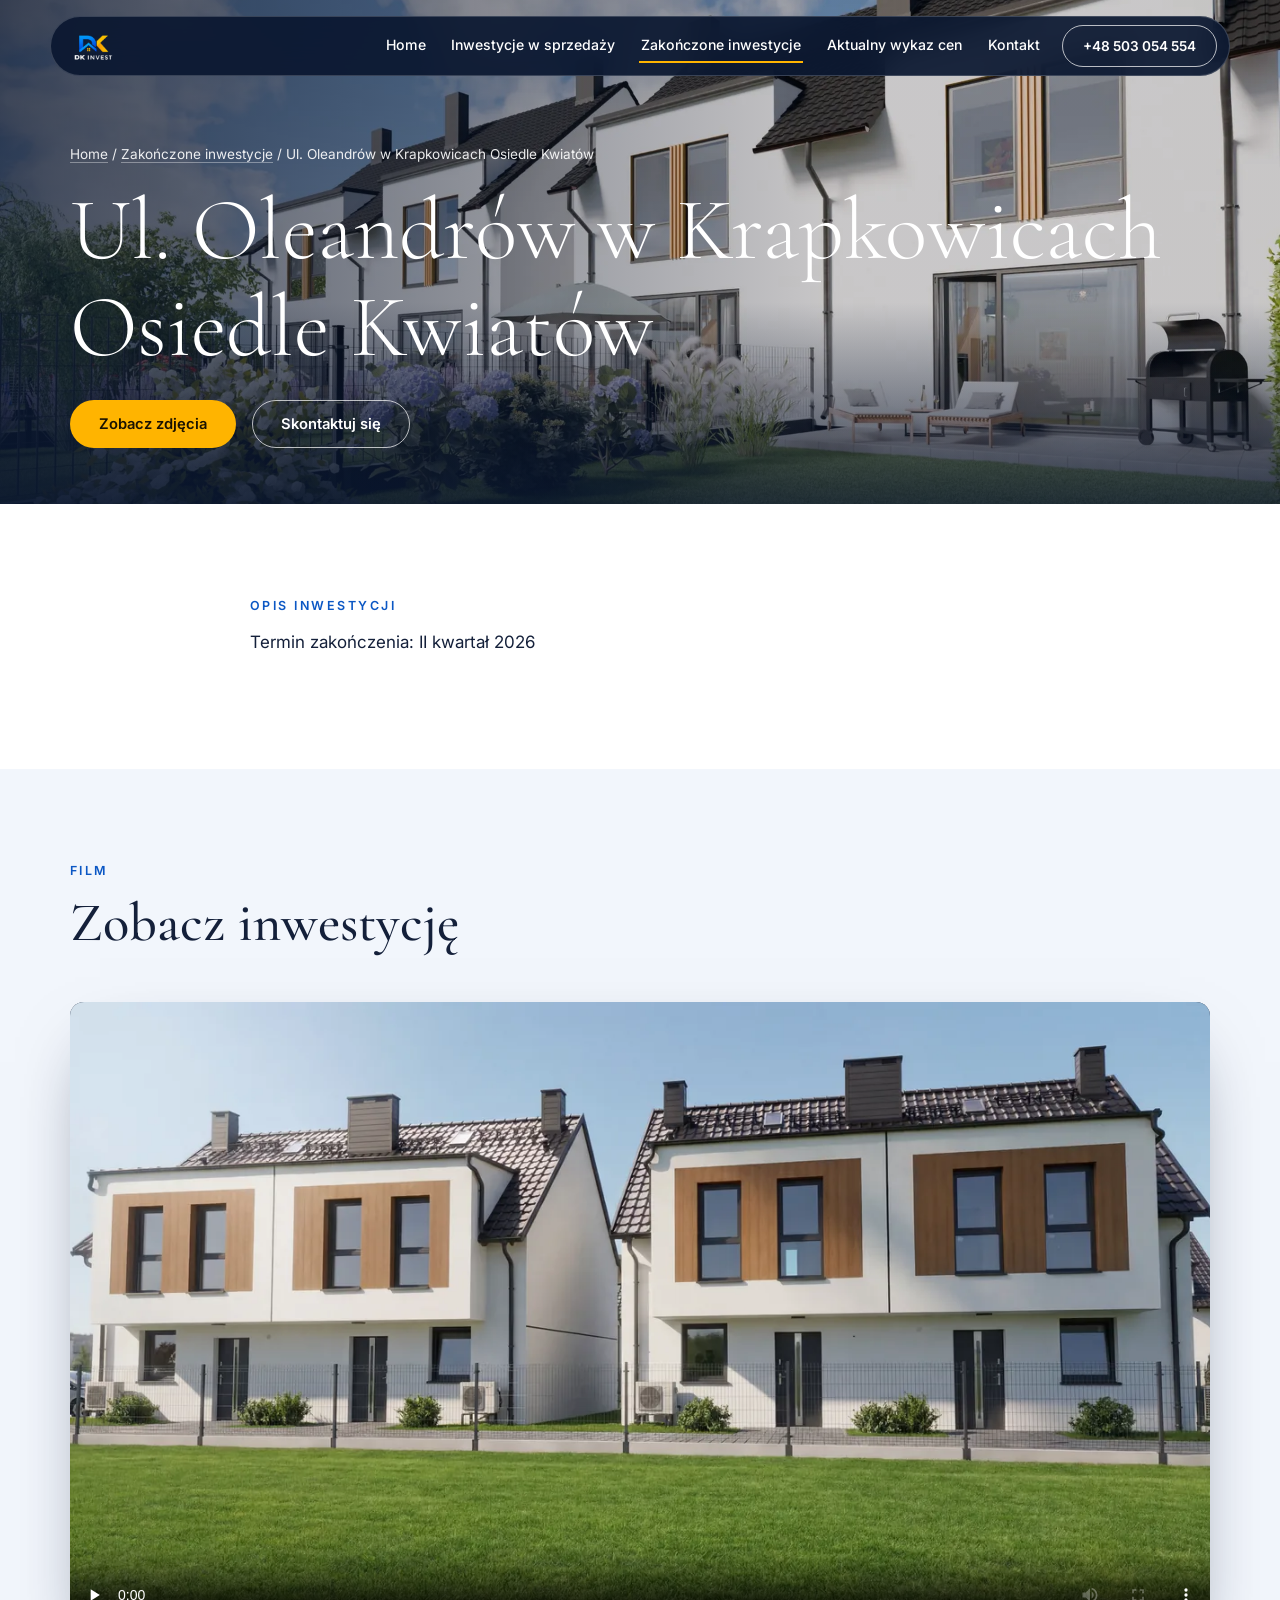
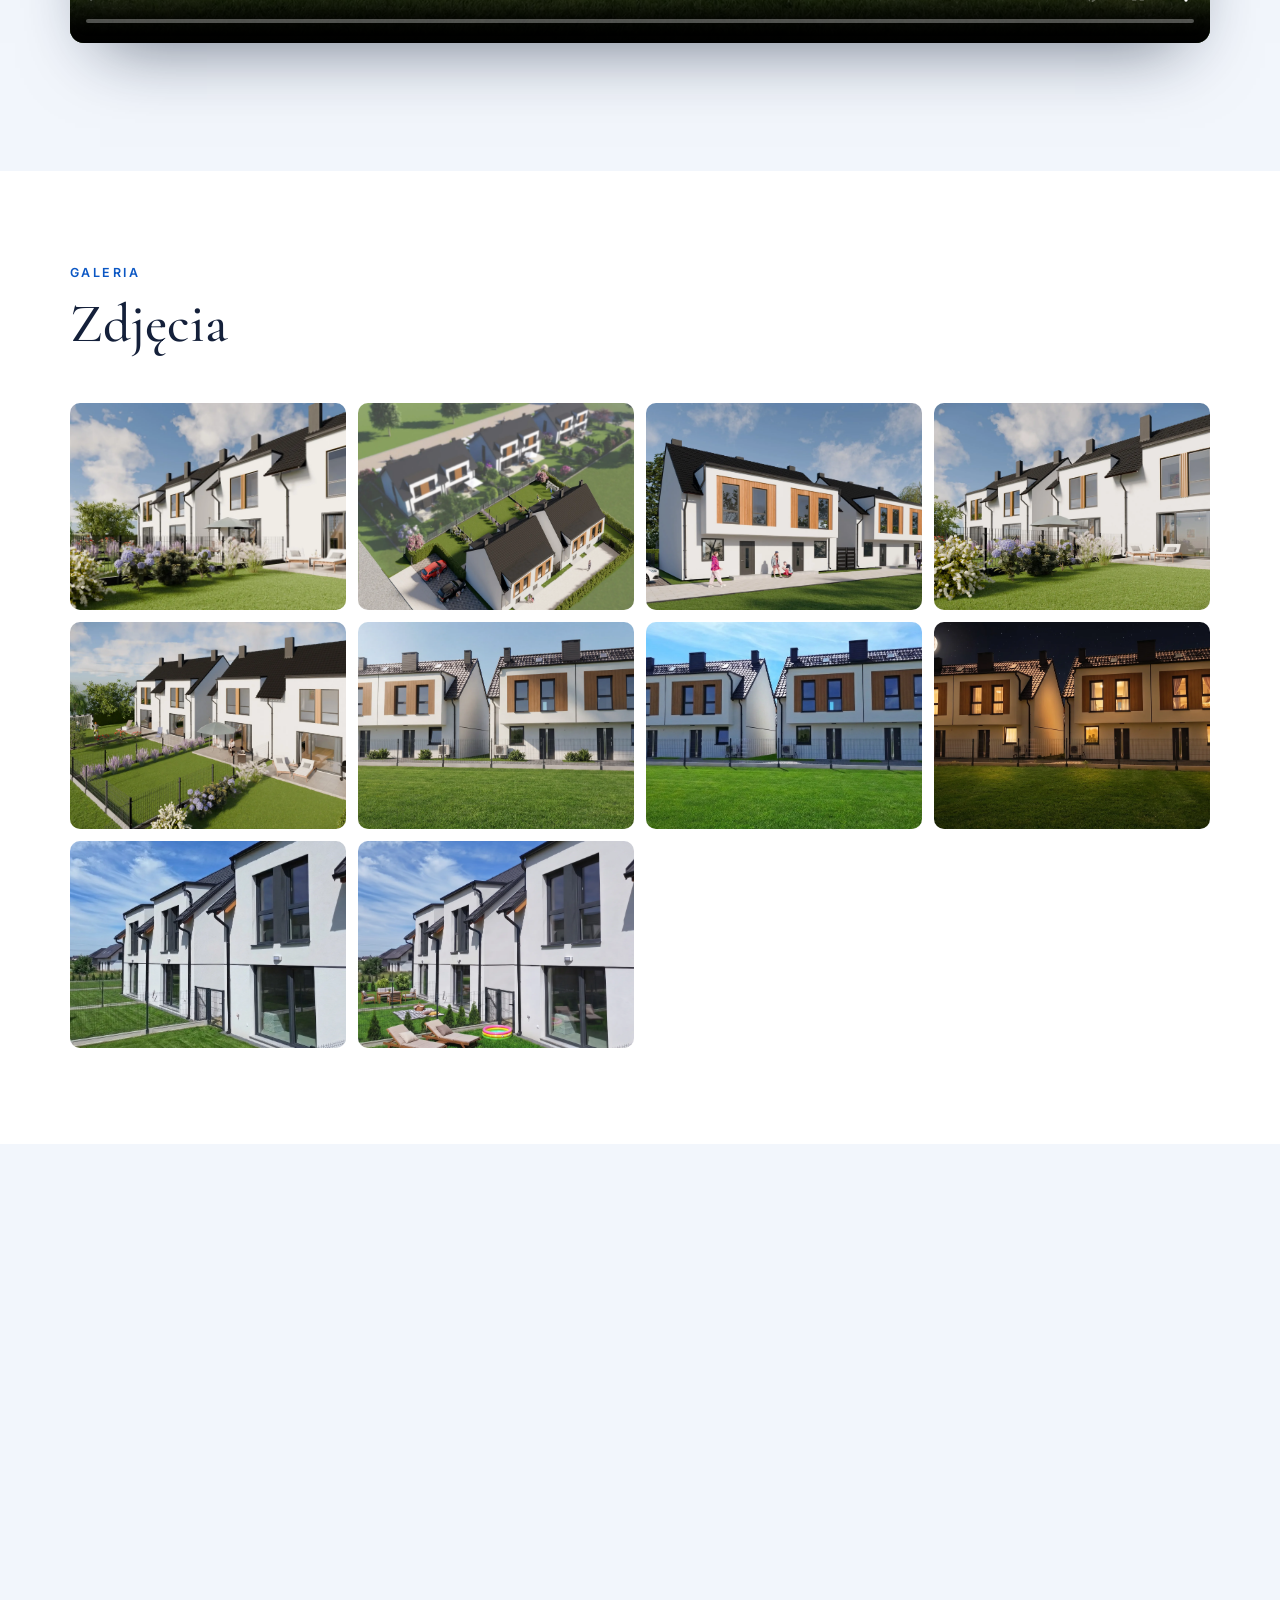
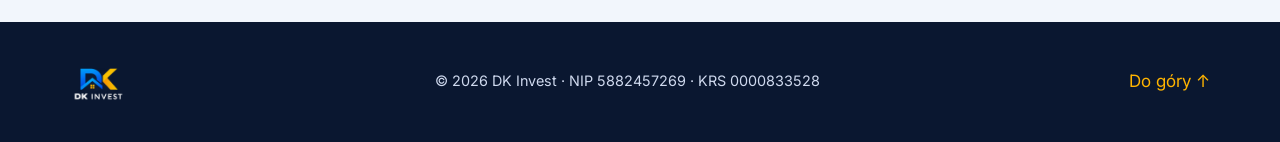
<file: oleandrow-krapkowice.html>
<!doctype html>
<html lang="pl">
<head>
<meta charset="utf-8">
<meta name="viewport" content="width=device-width, initial-scale=1">
<title>Ul. Oleandrów w Krapkowicach Osiedle Kwiatów – DK Invest</title>
<meta name="description" content="Ul. Oleandrów w Krapkowicach Osiedle Kwiatów – zakończona inwestycja DK Invest. Zdjęcia i szczegóły realizacji.">
<link rel="icon" type="image/png" href="Logo/favicon.png">
<link rel="preconnect" href="https://fonts.googleapis.com">
<link rel="preconnect" href="https://fonts.gstatic.com" crossorigin>
<link href="https://fonts.googleapis.com/css2?family=Cormorant+Garamond:wght@300;400;500&family=Inter:wght@400;500;600&display=swap" rel="stylesheet">
<link rel="stylesheet" href="styles.css?v=20261023">
</head>
<body>
<a class="skip" href="#main">Przejdź do treści</a>
<header class="site-header solid" id="header" data-solid>
  <a class="brand" href="index.html" aria-label="DK Invest – strona główna"><img src="Logo/Logo.webp" alt="DK Invest"></a>
  <nav class="nav" id="nav" aria-label="Główna nawigacja">
    <a href="index.html">Home</a>
    <a href="index.html#inwestycje">Inwestycje w sprzedaży</a>
    <a href="zakonczone-inwestycje.html" aria-current="page">Zakończone inwestycje</a>
    <a href="aktualny-wykaz-cen.html">Aktualny wykaz cen</a>
    <a href="index.html#kontakt">Kontakt</a>
  </nav>
  <a class="btn btn-ghost header-cta" href="tel:+48503054554">+48 503 054 554</a>
  <button class="burger" id="burger" aria-label="Otwórz menu" aria-expanded="false" aria-controls="nav"><span></span><span></span></button>
</header>

<main id="main">
<section class="page-hero">
  <div class="page-hero-bg" style="background-image:url(images/Hero/hero-oleandrow.webp)"></div>
  <div class="hero-shade"></div>
  <div class="wrap page-hero-in">
    <p class="crumbs"><a href="index.html">Home</a> / <a href="zakonczone-inwestycje.html">Zakończone inwestycje</a> / Ul. Oleandrów w Krapkowicach Osiedle Kwiatów</p>
    <h1>Ul. Oleandrów w Krapkowicach Osiedle Kwiatów</h1>
    <div class="hero-actions">
      <a class="btn btn-primary" href="#galeria">Zobacz zdjęcia</a>
      <a class="btn btn-ghost" href="index.html#kontakt">Skontaktuj się</a>
    </div>
  </div>
</section>
<section class="section">
  <div class="wrap narrow">
    <div class="prose reveal">
      <p class="eyebrow dark">Opis inwestycji</p>
      <p>Termin zakończenia: II kwartał 2026</p>
    </div>
  </div>
</section>
<section class="section alt">
  <div class="wrap">
    <div class="section-head reveal"><p class="eyebrow dark">Film</p><h2>Zobacz inwestycję</h2></div>
    <div class="video-frame reveal"><video controls preload="none" playsinline poster="images/Oleandrow/oleandrow-film-poster.webp" aria-label="Film z inwestycji Ul. Oleandrów Krapkowice"><source src="images/Oleandrow/oleandrow-film.mp4" type="video/mp4"></video></div>
  </div>
</section>
<section class="section" id="galeria">
  <div class="wrap">
    <div class="section-head reveal"><p class="eyebrow dark">Galeria</p><h2>Zdjęcia</h2></div>
    <div class="gallery reveal">
      <a class="g-item" href="images/Oleandrow/IMG-20240703-WA0030.webp" data-full="images/Oleandrow/IMG-20240703-WA0030.webp"><img src="images/Oleandrow/IMG-20240703-WA0030.webp" alt="Ul. Oleandrów w Krapkowicach Osiedle Kwiatów – zdjęcie 1" loading="lazy"></a>
      <a class="g-item" href="images/Oleandrow/IMG-20240711-WA0001.webp" data-full="images/Oleandrow/IMG-20240711-WA0001.webp"><img src="images/Oleandrow/IMG-20240711-WA0001.webp" alt="Ul. Oleandrów w Krapkowicach Osiedle Kwiatów – zdjęcie 2" loading="lazy"></a>
      <a class="g-item" href="images/Oleandrow/Oleandrow_dol_v4.webp" data-full="images/Oleandrow/Oleandrow_dol_v4.webp"><img src="images/Oleandrow/Oleandrow_dol_v4.webp" alt="Ul. Oleandrów w Krapkowicach Osiedle Kwiatów – zdjęcie 3" loading="lazy"></a>
      <a class="g-item" href="images/Oleandrow/Oleandrow_OGRODEK_dol_v2-1.webp" data-full="images/Oleandrow/Oleandrow_OGRODEK_dol_v2-1.webp"><img src="images/Oleandrow/Oleandrow_OGRODEK_dol_v2-1.webp" alt="Ul. Oleandrów w Krapkowicach Osiedle Kwiatów – zdjęcie 4" loading="lazy"></a>
      <a class="g-item" href="images/Oleandrow/Oleandrow_OGRODEK_dol_v2-WYZEJ.webp" data-full="images/Oleandrow/Oleandrow_OGRODEK_dol_v2-WYZEJ.webp"><img src="images/Oleandrow/Oleandrow_OGRODEK_dol_v2-WYZEJ.webp" alt="Ul. Oleandrów w Krapkowicach Osiedle Kwiatów – zdjęcie 5" loading="lazy"></a>
      <a class="g-item" href="images/Oleandrow/oleandrow-zmiana-swiatla.webp" data-full="images/Oleandrow/oleandrow-zmiana-swiatla.webp"><img src="images/Oleandrow/oleandrow-zmiana-swiatla.webp" alt="Ul. Oleandrów w Krapkowicach Osiedle Kwiatów – zdjęcie 6" loading="lazy"></a>
      <a class="g-item" href="images/Oleandrow/oleandrow-budynki-z-trawnikiem.webp" data-full="images/Oleandrow/oleandrow-budynki-z-trawnikiem.webp"><img src="images/Oleandrow/oleandrow-budynki-z-trawnikiem.webp" alt="Ul. Oleandrów w Krapkowicach Osiedle Kwiatów – zdjęcie 7" loading="lazy"></a>
      <a class="g-item" href="images/Oleandrow/oleandrow-wieczor-ujecie2.webp" data-full="images/Oleandrow/oleandrow-wieczor-ujecie2.webp"><img src="images/Oleandrow/oleandrow-wieczor-ujecie2.webp" alt="Ul. Oleandrów w Krapkowicach Osiedle Kwiatów – zdjęcie 8" loading="lazy"></a>
      <a class="g-item" href="images/Oleandrow/oleandrow-budynki-przod.webp" data-full="images/Oleandrow/oleandrow-budynki-przod.webp"><img src="images/Oleandrow/oleandrow-budynki-przod.webp" alt="Ul. Oleandrów w Krapkowicach Osiedle Kwiatów – zdjęcie 9" loading="lazy"></a>
      <a class="g-item" href="images/Oleandrow/oleandrow-budynki-przod-ujecie2.webp" data-full="images/Oleandrow/oleandrow-budynki-przod-ujecie2.webp"><img src="images/Oleandrow/oleandrow-budynki-przod-ujecie2.webp" alt="Ul. Oleandrów w Krapkowicach Osiedle Kwiatów – zdjęcie 10" loading="lazy"></a>
    </div>
  </div>
</section>
<section class="section alt">
  <div class="wrap">
    <div class="cta-band reveal">
      <div><p class="eyebrow">Kontakt</p><h2>Zainteresowany naszymi inwestycjami?</h2><p>Zadzwoń lub napisz – odpowiemy na wszystkie pytania.</p></div>
      <div class="cta-actions"><a class="btn btn-primary" href="index.html#kontakt">Napisz do nas</a><a class="btn btn-ghost" href="zakonczone-inwestycje.html">← Wszystkie inwestycje</a></div>
    </div>
  </div>
</section>
</main>

<footer class="footer">
  <div class="wrap foot">
    <img src="Logo/Logo.webp" alt="DK Invest">
    <p>© 2026 DK Invest · NIP 5882457269 · KRS 0000833528</p>
    <a href="#main">Do góry ↑</a>
  </div>
</footer>

<dialog class="lightbox" id="lightbox" aria-label="Powiększone zdjęcie">
  <button class="lb-close" id="lbClose" aria-label="Zamknij">×</button>
  <img id="lbImg" alt="">
</dialog>
<script src="script.js?v=20261024"></script>
</body>
</html>
</file>
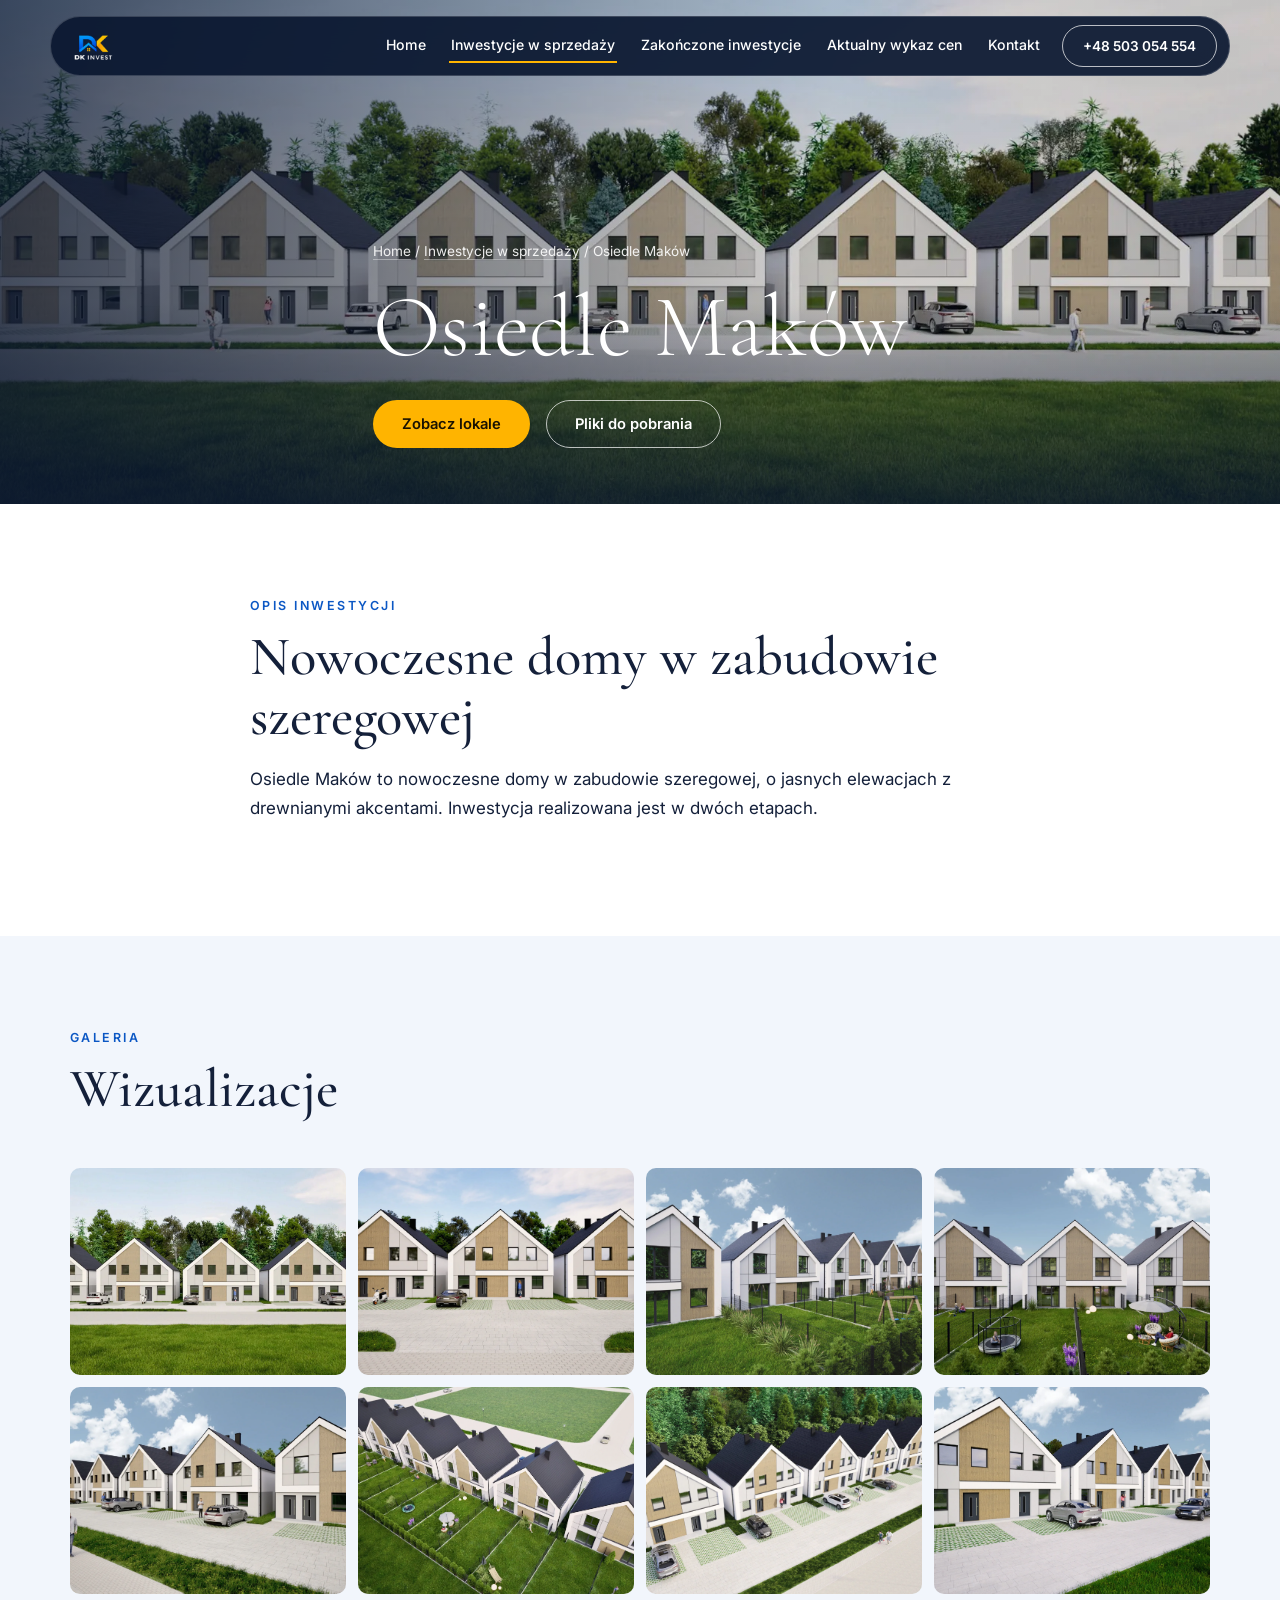
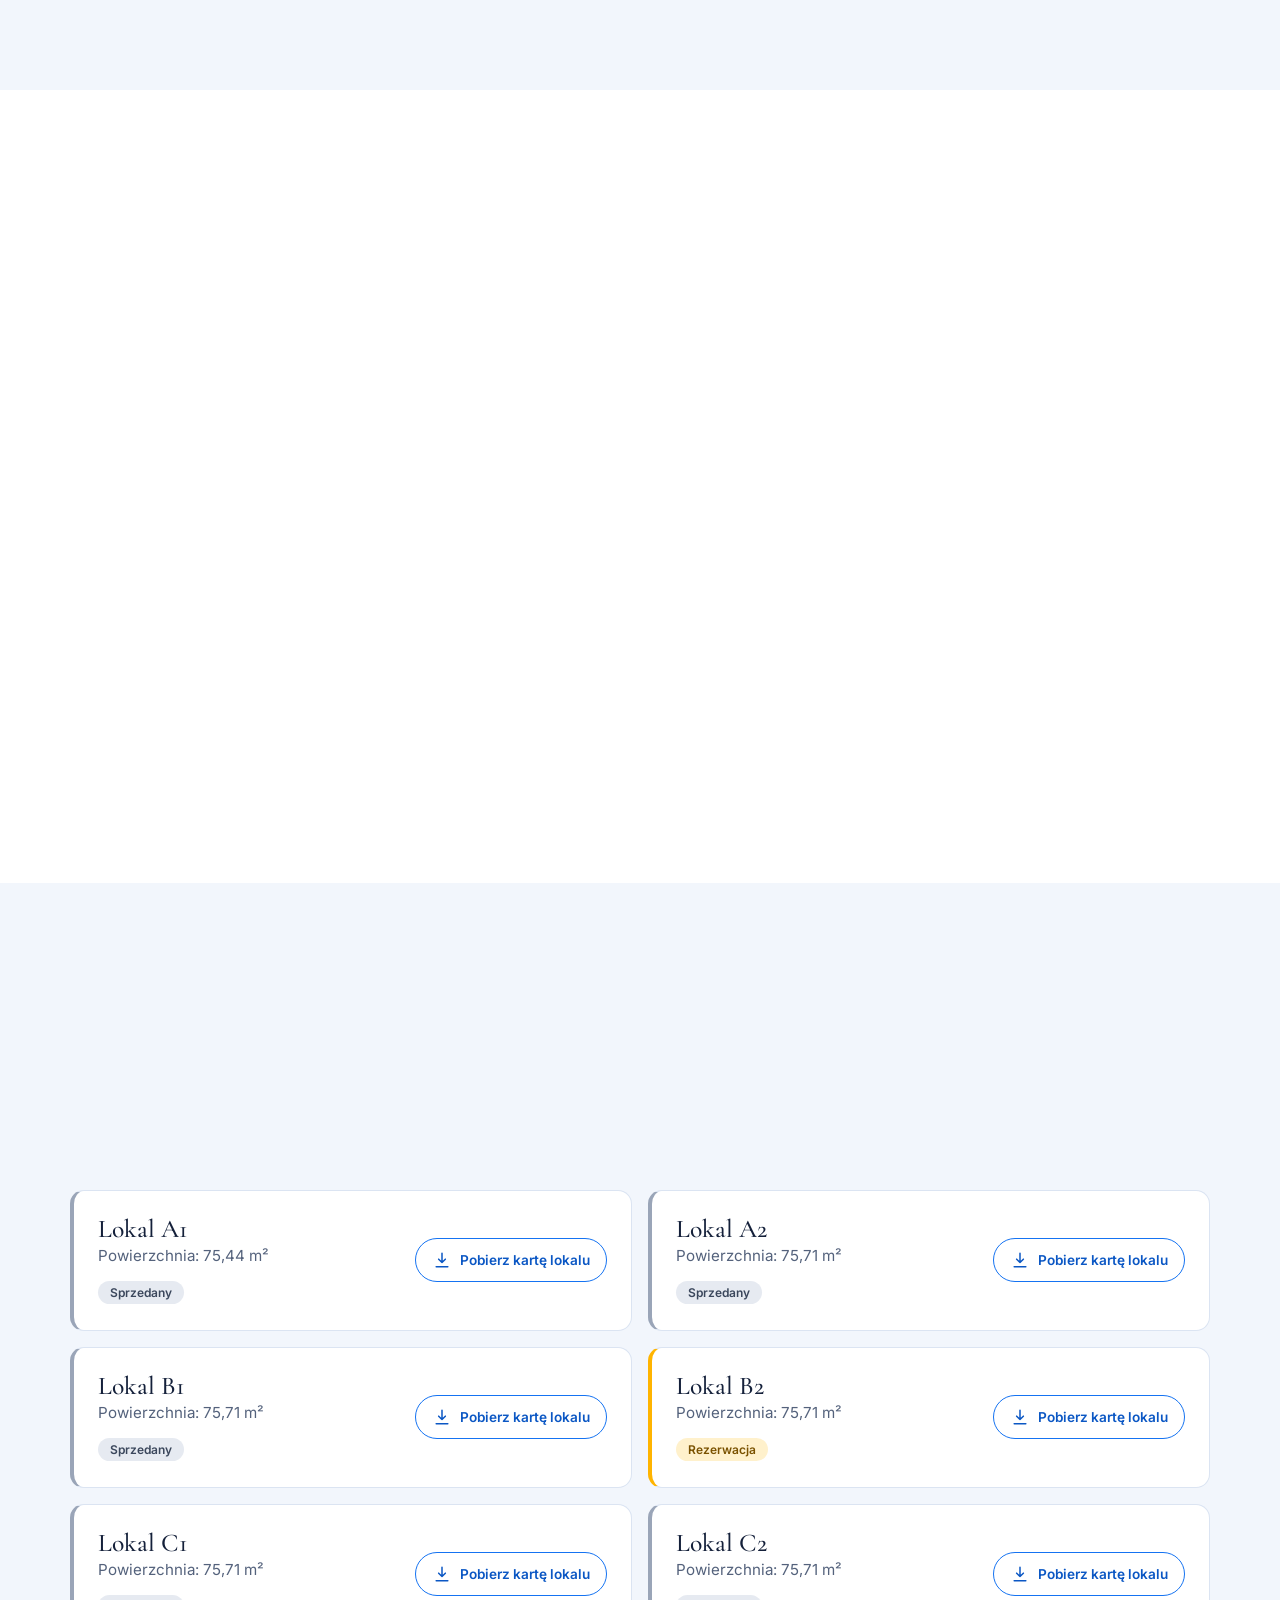
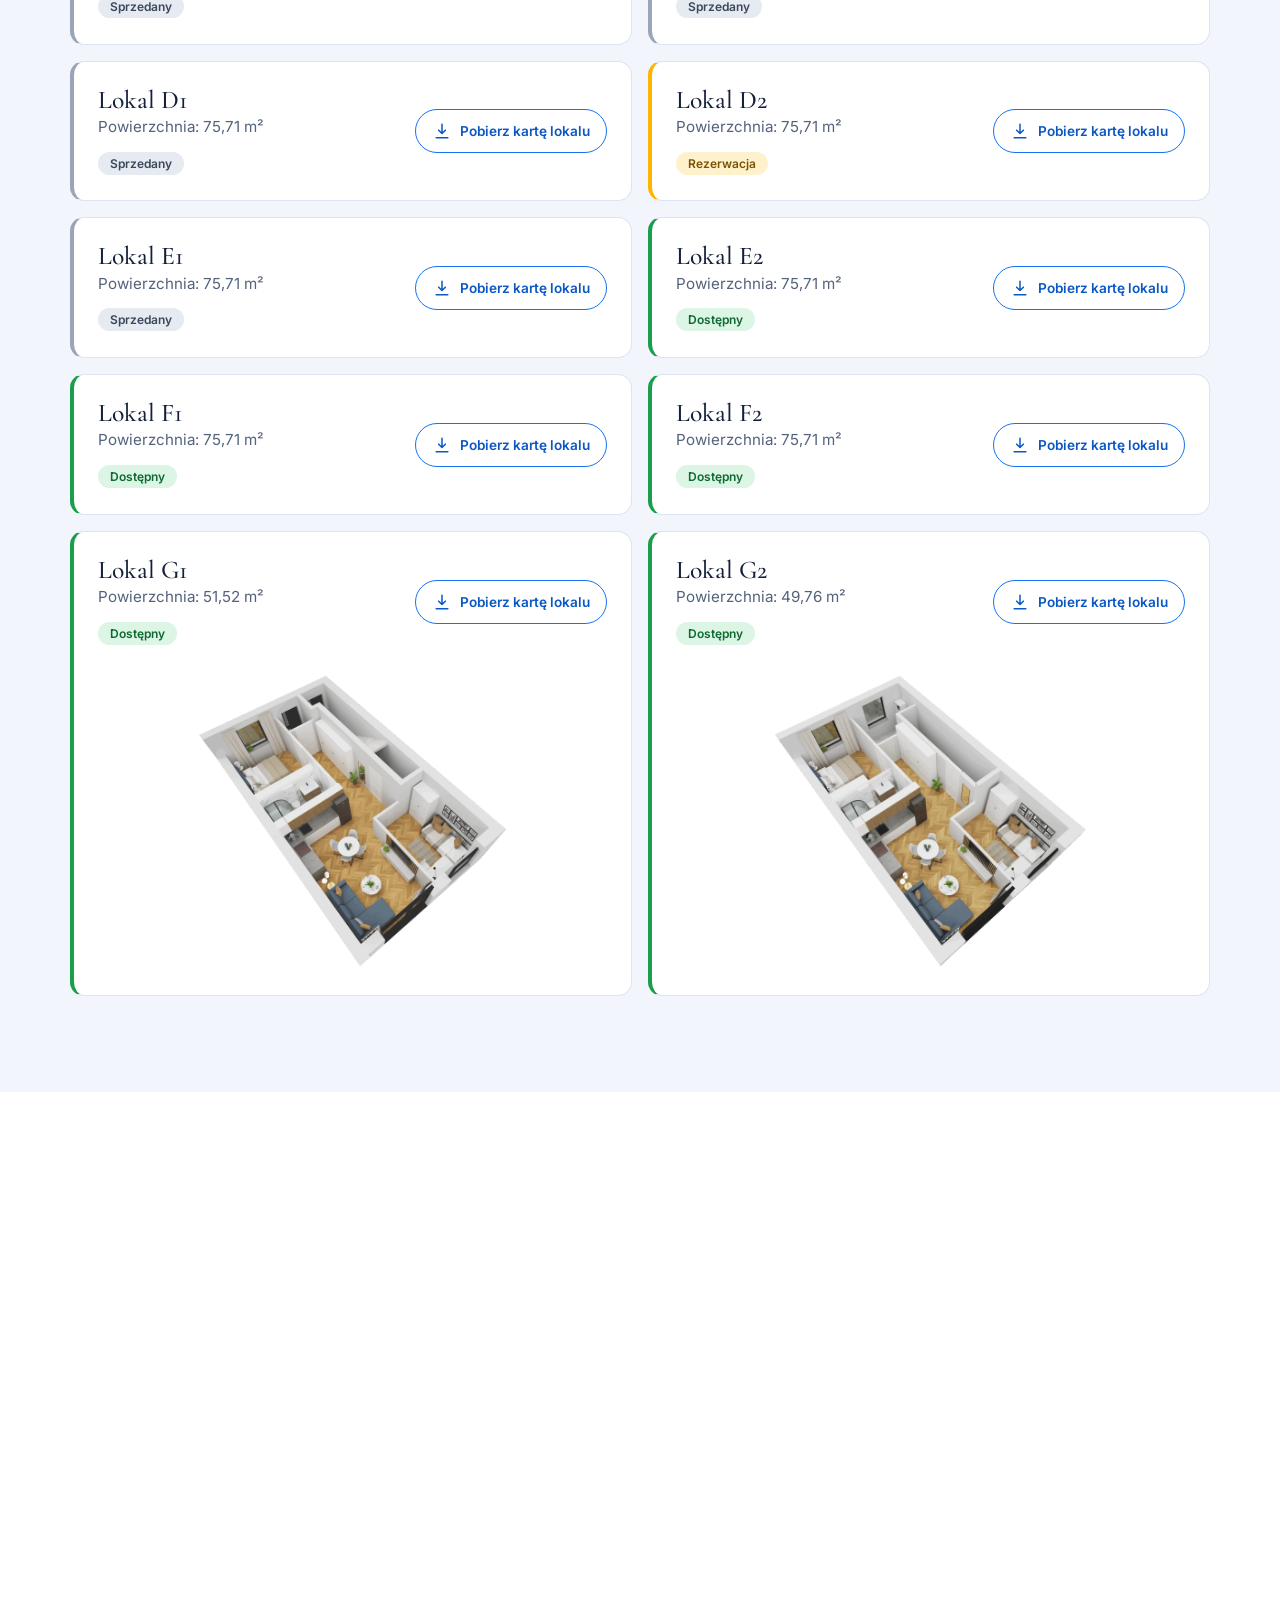
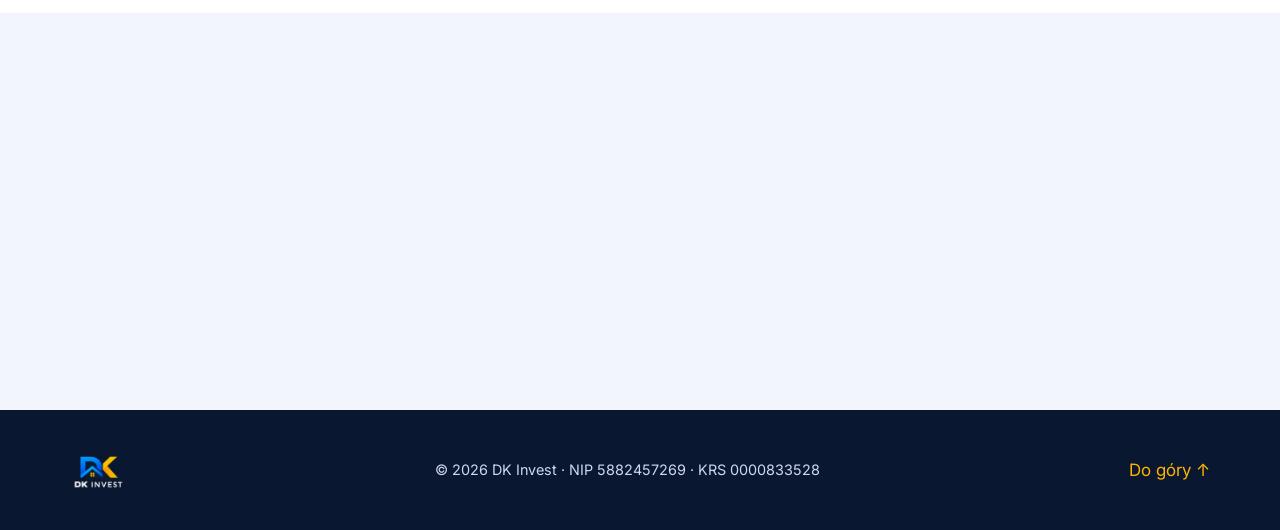
<file: osiedle-makow.html>
<!doctype html>
<html lang="pl">
<head>
<meta charset="utf-8">
<meta name="viewport" content="width=device-width, initial-scale=1">
<title>Osiedle Maków – DK Invest</title>
<meta name="description" content="Osiedle Maków – wizualizacje, rzuty, lista lokali z kartami do pobrania oraz prospekt. DK Invest.">
<link rel="icon" type="image/png" href="Logo/favicon.png">
<link rel="preconnect" href="https://fonts.googleapis.com">
<link rel="preconnect" href="https://fonts.gstatic.com" crossorigin>
<link href="https://fonts.googleapis.com/css2?family=Cormorant+Garamond:wght@300;400;500&family=Inter:wght@400;500;600&display=swap" rel="stylesheet">
<link rel="stylesheet" href="styles.css?v=20261023">
</head>
<body>
<a class="skip" href="#main">Przejdź do treści</a>
<header class="site-header solid" id="header" data-solid>
  <a class="brand" href="index.html" aria-label="DK Invest – strona główna"><img src="Logo/Logo.webp" alt="DK Invest"></a>
  <nav class="nav" id="nav" aria-label="Główna nawigacja">
    <a href="index.html">Home</a>
    <a href="index.html#inwestycje" aria-current="page">Inwestycje w sprzedaży</a>
    <a href="zakonczone-inwestycje.html">Zakończone inwestycje</a>
    <a href="aktualny-wykaz-cen.html">Aktualny wykaz cen</a>
    <a href="index.html#kontakt">Kontakt</a>
  </nav>
  <a class="btn btn-ghost header-cta" href="tel:+48503054554">+48 503 054 554</a>
  <button class="burger" id="burger" aria-label="Otwórz menu" aria-expanded="false" aria-controls="nav"><span></span><span></span></button>
</header>

<main id="main">
<section class="page-hero">
  <div class="page-hero-bg" style="background-image:url(images/Hero/hero-osiedle-makow.webp)"></div>
  <div class="hero-shade"></div>
  <div class="wrap page-hero-in">
    <p class="crumbs"><a href="index.html">Home</a> / <a href="index.html#inwestycje">Inwestycje w sprzedaży</a> / Osiedle Maków</p>
    <h1>Osiedle Maków</h1>
    <div class="hero-actions">
      <a class="btn btn-primary" href="#lokale">Zobacz lokale</a>
      <a class="btn btn-ghost" href="#pliki">Pliki do pobrania</a>
    </div>
  </div>
</section>

<section class="section">
  <div class="wrap narrow">
    <div class="reveal">
      <p class="eyebrow dark">Opis inwestycji</p>
      <h2>Nowoczesne domy w zabudowie szeregowej</h2>
      <p>Osiedle Maków to nowoczesne domy w zabudowie szeregowej, o jasnych elewacjach z drewnianymi akcentami. Inwestycja realizowana jest w dwóch etapach.</p>
    </div>
  </div>
</section>

<section class="section alt" id="galeria">
  <div class="wrap">
    <div class="section-head reveal"><p class="eyebrow dark">Galeria</p><h2>Wizualizacje</h2></div>
    <div class="gallery reveal">
      <a class="g-item" href="images/Makow/1-1-scaled.webp" data-full="images/Makow/1-1-scaled.webp"><img src="images/Makow/1-1-scaled.webp" alt="Osiedle Maków – wizualizacja 1" loading="lazy"></a>
      <a class="g-item" href="images/Makow/2-scaled.webp" data-full="images/Makow/2-scaled.webp"><img src="images/Makow/2-scaled.webp" alt="Osiedle Maków – wizualizacja 2" loading="lazy"></a>
      <a class="g-item" href="images/Makow/3-1-scaled.webp" data-full="images/Makow/3-1-scaled.webp"><img src="images/Makow/3-1-scaled.webp" alt="Osiedle Maków – wizualizacja 3" loading="lazy"></a>
      <a class="g-item" href="images/Makow/4-1-scaled.webp" data-full="images/Makow/4-1-scaled.webp"><img src="images/Makow/4-1-scaled.webp" alt="Osiedle Maków – wizualizacja 4" loading="lazy"></a>
      <a class="g-item" href="images/Makow/5-1-scaled.webp" data-full="images/Makow/5-1-scaled.webp"><img src="images/Makow/5-1-scaled.webp" alt="Osiedle Maków – wizualizacja 5" loading="lazy"></a>
      <a class="g-item" href="images/Makow/6.6-scaled.webp" data-full="images/Makow/6.6-scaled.webp"><img src="images/Makow/6.6-scaled.webp" alt="Osiedle Maków – wizualizacja 6" loading="lazy"></a>
      <a class="g-item" href="images/Makow/7-1-scaled.webp" data-full="images/Makow/7-1-scaled.webp"><img src="images/Makow/7-1-scaled.webp" alt="Osiedle Maków – wizualizacja 7" loading="lazy"></a>
      <a class="g-item" href="images/Makow/8b-scaled.webp" data-full="images/Makow/8b-scaled.webp"><img src="images/Makow/8b-scaled.webp" alt="Osiedle Maków – wizualizacja 8" loading="lazy"></a>
    </div>
  </div>
</section>

<section class="section" id="rzuty">
  <div class="wrap">
    <div class="section-head reveal"><p class="eyebrow dark">Rzuty</p><h2>Układ pomieszczeń</h2><p class="lead">Układ lokali 75,71 m²</p></div>
    <div class="plans plans-3d">
      <figure class="plan reveal"><a href="images/Makow/rzut-lokal-parter.webp" data-full="images/Makow/rzut-lokal-parter.webp"><img src="images/Makow/rzut-lokal-parter.webp" alt="Rzut – parter" loading="lazy"></a><figcaption>Parter</figcaption></figure>
      <figure class="plan reveal"><a href="images/Makow/rzut-lokal-pietro.webp" data-full="images/Makow/rzut-lokal-pietro.webp"><img src="images/Makow/rzut-lokal-pietro.webp" alt="Rzut – piętro" loading="lazy"></a><figcaption>Piętro</figcaption></figure>
    </div>
  </div>
</section>

<section class="section alt" id="lokale">
  <div class="wrap">
    <div class="section-head reveal"><p class="eyebrow dark">Dostępność</p><h2>Lokale</h2><p class="lead">Lista lokali wraz z powierzchnią i aktualną dostępnością. Dla każdego lokalu można pobrać kartę w formacie PDF.</p></div>
    <ul class="units">
      <li class="unit sold"><div><h3>Lokal A1</h3><p>Powierzchnia: 75,44 m²</p><span class="badge">Sprzedany</span></div><a class="dl" href="files/KARTA-LOKALU-A1.pdf" target="_blank" rel="noopener" aria-label="Pobierz kartę lokalu A1 (PDF)"><svg viewBox="0 0 24 24" aria-hidden="true"><path d="M12 4v11m0 0l-4-4m4 4l4-4M5 20h14"/></svg>Pobierz kartę lokalu</a></li>
      <li class="unit sold"><div><h3>Lokal A2</h3><p>Powierzchnia: 75,71 m²</p><span class="badge">Sprzedany</span></div><a class="dl" href="files/KARTA-LOKALU-A2.pdf" target="_blank" rel="noopener" aria-label="Pobierz kartę lokalu A2 (PDF)"><svg viewBox="0 0 24 24" aria-hidden="true"><path d="M12 4v11m0 0l-4-4m4 4l4-4M5 20h14"/></svg>Pobierz kartę lokalu</a></li>
      <li class="unit sold"><div><h3>Lokal B1</h3><p>Powierzchnia: 75,71 m²</p><span class="badge">Sprzedany</span></div><a class="dl" href="files/KARTA-LOKALU-B1.pdf" target="_blank" rel="noopener" aria-label="Pobierz kartę lokalu B1 (PDF)"><svg viewBox="0 0 24 24" aria-hidden="true"><path d="M12 4v11m0 0l-4-4m4 4l4-4M5 20h14"/></svg>Pobierz kartę lokalu</a></li>
      <li class="unit stage2"><div><h3>Lokal B2</h3><p>Powierzchnia: 75,71 m²</p><span class="badge">Rezerwacja</span></div><a class="dl" href="files/KARTA-LOKALU-B2.pdf" target="_blank" rel="noopener" aria-label="Pobierz kartę lokalu B2 (PDF)"><svg viewBox="0 0 24 24" aria-hidden="true"><path d="M12 4v11m0 0l-4-4m4 4l4-4M5 20h14"/></svg>Pobierz kartę lokalu</a></li>
      <li class="unit sold"><div><h3>Lokal C1</h3><p>Powierzchnia: 75,71 m²</p><span class="badge">Sprzedany</span></div><a class="dl" href="files/KARTA-LOKALU-C1.pdf" target="_blank" rel="noopener" aria-label="Pobierz kartę lokalu C1 (PDF)"><svg viewBox="0 0 24 24" aria-hidden="true"><path d="M12 4v11m0 0l-4-4m4 4l4-4M5 20h14"/></svg>Pobierz kartę lokalu</a></li>
      <li class="unit sold"><div><h3>Lokal C2</h3><p>Powierzchnia: 75,71 m²</p><span class="badge">Sprzedany</span></div><a class="dl" href="files/KARTA-LOKALU-C2.pdf" target="_blank" rel="noopener" aria-label="Pobierz kartę lokalu C2 (PDF)"><svg viewBox="0 0 24 24" aria-hidden="true"><path d="M12 4v11m0 0l-4-4m4 4l4-4M5 20h14"/></svg>Pobierz kartę lokalu</a></li>
      <li class="unit sold"><div><h3>Lokal D1</h3><p>Powierzchnia: 75,71 m²</p><span class="badge">Sprzedany</span></div><a class="dl" href="files/KARTA-LOKALU-D1.pdf" target="_blank" rel="noopener" aria-label="Pobierz kartę lokalu D1 (PDF)"><svg viewBox="0 0 24 24" aria-hidden="true"><path d="M12 4v11m0 0l-4-4m4 4l4-4M5 20h14"/></svg>Pobierz kartę lokalu</a></li>
      <li class="unit stage2"><div><h3>Lokal D2</h3><p>Powierzchnia: 75,71 m²</p><span class="badge">Rezerwacja</span></div><a class="dl" href="files/KARTA-LOKALU-D2.pdf" target="_blank" rel="noopener" aria-label="Pobierz kartę lokalu D2 (PDF)"><svg viewBox="0 0 24 24" aria-hidden="true"><path d="M12 4v11m0 0l-4-4m4 4l4-4M5 20h14"/></svg>Pobierz kartę lokalu</a></li>
      <li class="unit sold"><div><h3>Lokal E1</h3><p>Powierzchnia: 75,71 m²</p><span class="badge">Sprzedany</span></div><a class="dl" href="files/KARTA-LOKALU-E1.pdf" target="_blank" rel="noopener" aria-label="Pobierz kartę lokalu E1 (PDF)"><svg viewBox="0 0 24 24" aria-hidden="true"><path d="M12 4v11m0 0l-4-4m4 4l4-4M5 20h14"/></svg>Pobierz kartę lokalu</a></li>
      <li class="unit free"><div><h3>Lokal E2</h3><p>Powierzchnia: 75,71 m²</p><span class="badge">Dostępny</span></div><a class="dl" href="files/KARTA-LOKALU-E2.pdf" target="_blank" rel="noopener" aria-label="Pobierz kartę lokalu E2 (PDF)"><svg viewBox="0 0 24 24" aria-hidden="true"><path d="M12 4v11m0 0l-4-4m4 4l4-4M5 20h14"/></svg>Pobierz kartę lokalu</a></li>
      <li class="unit free"><div><h3>Lokal F1</h3><p>Powierzchnia: 75,71 m²</p><span class="badge">Dostępny</span></div><a class="dl" href="files/KARTA-LOKALU-F1.pdf" target="_blank" rel="noopener" aria-label="Pobierz kartę lokalu F1 (PDF)"><svg viewBox="0 0 24 24" aria-hidden="true"><path d="M12 4v11m0 0l-4-4m4 4l4-4M5 20h14"/></svg>Pobierz kartę lokalu</a></li>
      <li class="unit free"><div><h3>Lokal F2</h3><p>Powierzchnia: 75,71 m²</p><span class="badge">Dostępny</span></div><a class="dl" href="files/KARTA-LOKALU-F2.pdf" target="_blank" rel="noopener" aria-label="Pobierz kartę lokalu F2 (PDF)"><svg viewBox="0 0 24 24" aria-hidden="true"><path d="M12 4v11m0 0l-4-4m4 4l4-4M5 20h14"/></svg>Pobierz kartę lokalu</a></li>
      <li class="unit free"><div><h3>Lokal G1</h3><p>Powierzchnia: 51,52 m²</p><span class="badge">Dostępny</span></div><a class="dl" href="files/KARTA-LOKALU-G1.pdf" target="_blank" rel="noopener" aria-label="Pobierz kartę lokalu G1 (PDF)"><svg viewBox="0 0 24 24" aria-hidden="true"><path d="M12 4v11m0 0l-4-4m4 4l4-4M5 20h14"/></svg>Pobierz kartę lokalu</a><a class="unit-plan" href="images/Makow/rzut-lokal-g1.webp" data-full="images/Makow/rzut-lokal-g1.webp"><img src="images/Makow/rzut-lokal-g1.webp" alt="Rzut lokalu G1" loading="lazy"></a></li>
      <li class="unit free"><div><h3>Lokal G2</h3><p>Powierzchnia: 49,76 m²</p><span class="badge">Dostępny</span></div><a class="dl" href="files/KARTA-LOKALU-G2.pdf" target="_blank" rel="noopener" aria-label="Pobierz kartę lokalu G2 (PDF)"><svg viewBox="0 0 24 24" aria-hidden="true"><path d="M12 4v11m0 0l-4-4m4 4l4-4M5 20h14"/></svg>Pobierz kartę lokalu</a><a class="unit-plan" href="images/Makow/rzut-lokal-g2.webp" data-full="images/Makow/rzut-lokal-g2.webp"><img src="images/Makow/rzut-lokal-g2.webp" alt="Rzut lokalu G2" loading="lazy"></a></li>
    </ul>
  </div>
</section>

<section class="section" id="pliki">
  <div class="wrap narrow">
    <div class="reveal">
      <p class="eyebrow dark">Materiały</p>
      <h2>Pliki do pobrania</h2>
      <a class="file" href="files/prospekt-makow.docx" rel="noopener"><svg viewBox="0 0 24 24" aria-hidden="true"><path d="M6 3h9l4 4v14H6z"/><path d="M9 12h7M9 16h7"/></svg><span><strong>Prospekt</strong><small>Plik DOCX</small></span></a>
      <p class="disclaimer">* Przedstawione w niniejszej ofercie wszelkie informacje, wizualizacje oraz animacje mają charakter poglądowy i nie stanowią oferty zgodnie z art. 71 Kodeksu Cywilnego. Zagospodarowanie terenu oraz wygląd budynków mogą ulec zmianie w trakcie realizacji. Wszelkie prawa zastrzeżone. Prawa do używania, kopiowania i rozpowszechniania wszelkich danych i materiałów dostępnych na niniejszej stronie internetowej podlegają w szczególności przepisom ustawy z dnia 4 lutego 1994 r. o Prawie autorskim i prawach pokrewnych (Dz. U. 2006 Nr 90 poz. 631 z późn. zm.).</p>
    </div>
  </div>
</section>

<section class="section alt">
  <div class="wrap">
    <div class="cta-band reveal">
      <div><p class="eyebrow">Kontakt</p><h2>Zainteresowany ofertą?</h2><p>Zadzwoń lub napisz – odpowiemy na wszystkie pytania.</p></div>
      <a class="btn btn-primary" href="index.html#kontakt">Napisz do nas</a>
    </div>
  </div>
</section>
</main>

<footer class="footer">
  <div class="wrap foot">
    <img src="Logo/Logo.webp" alt="DK Invest">
    <p>© 2026 DK Invest · NIP 5882457269 · KRS 0000833528</p>
    <a href="#main">Do góry ↑</a>
  </div>
</footer>

<dialog class="lightbox" id="lightbox" aria-label="Powiększone zdjęcie">
  <button class="lb-close" id="lbClose" aria-label="Zamknij">×</button>
  <img id="lbImg" alt="">
</dialog>
<script src="script.js?v=20261024"></script>
</body>
</html>
</file>
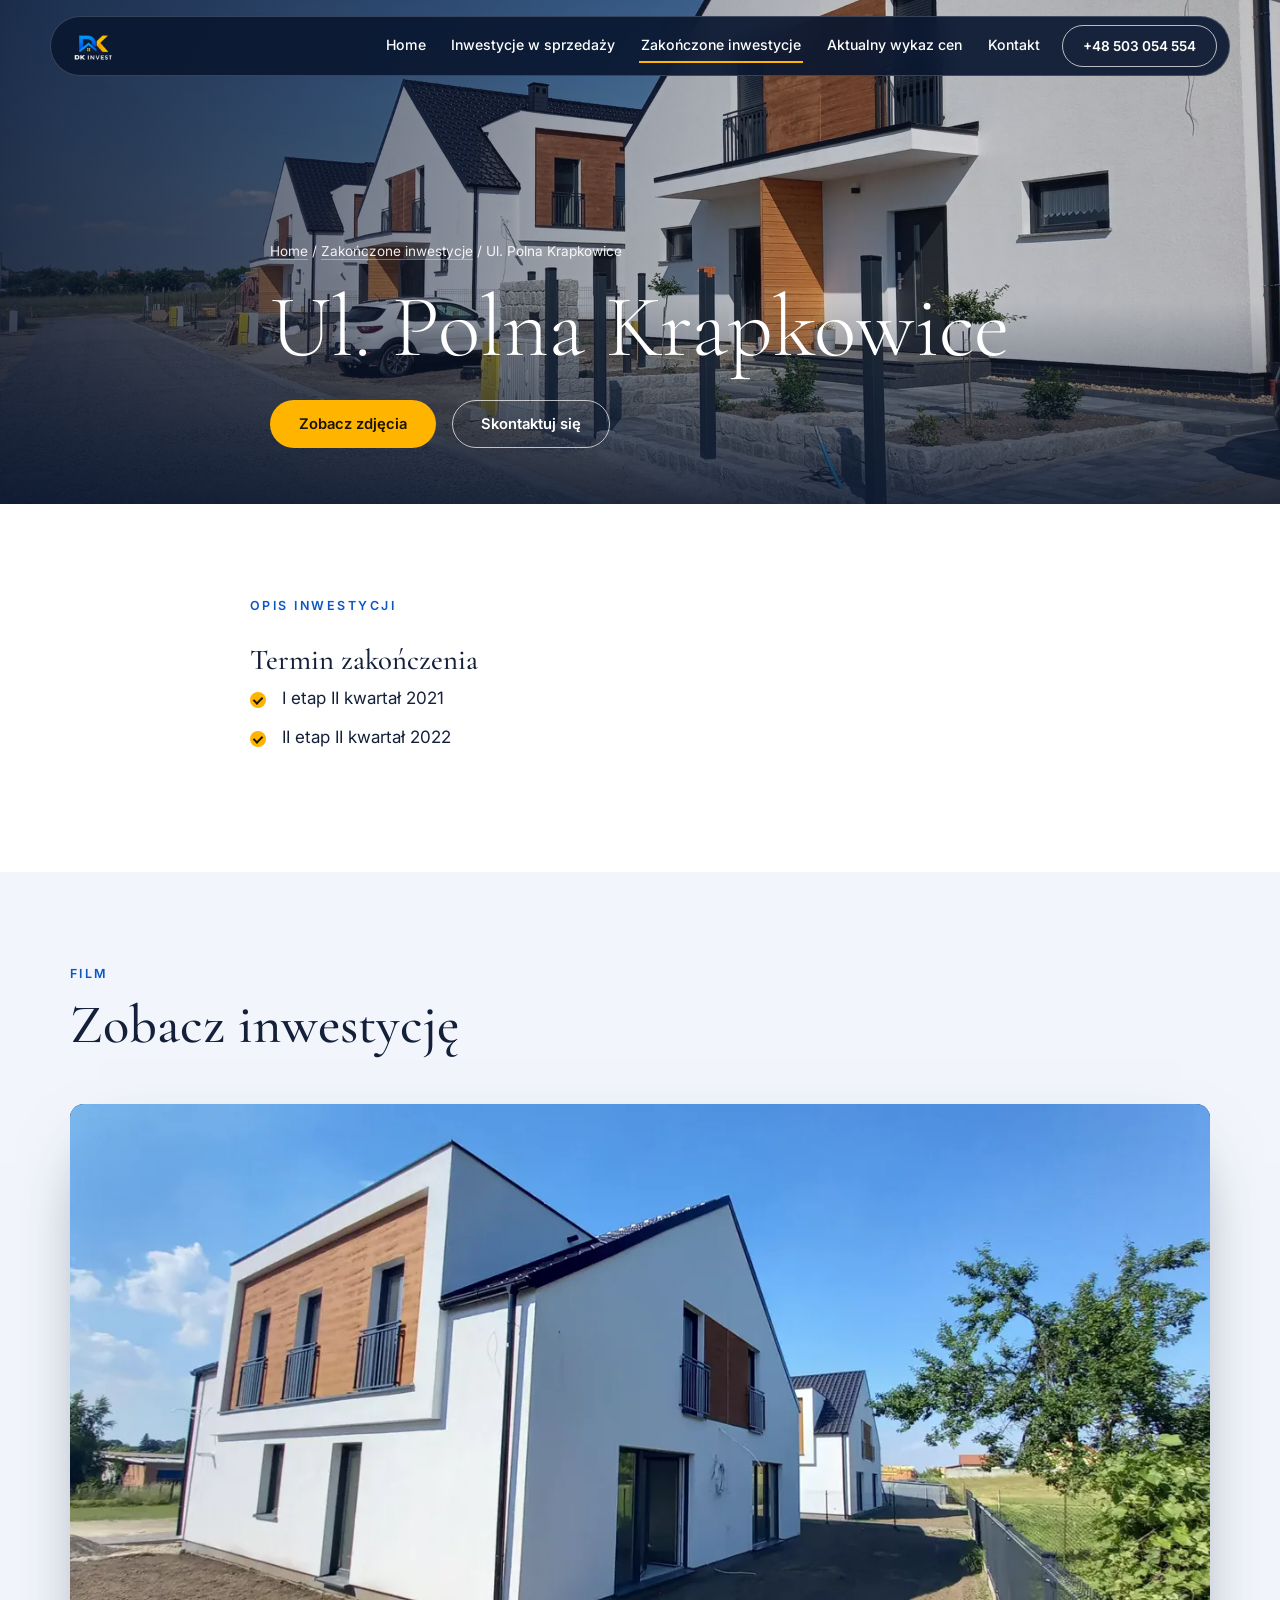
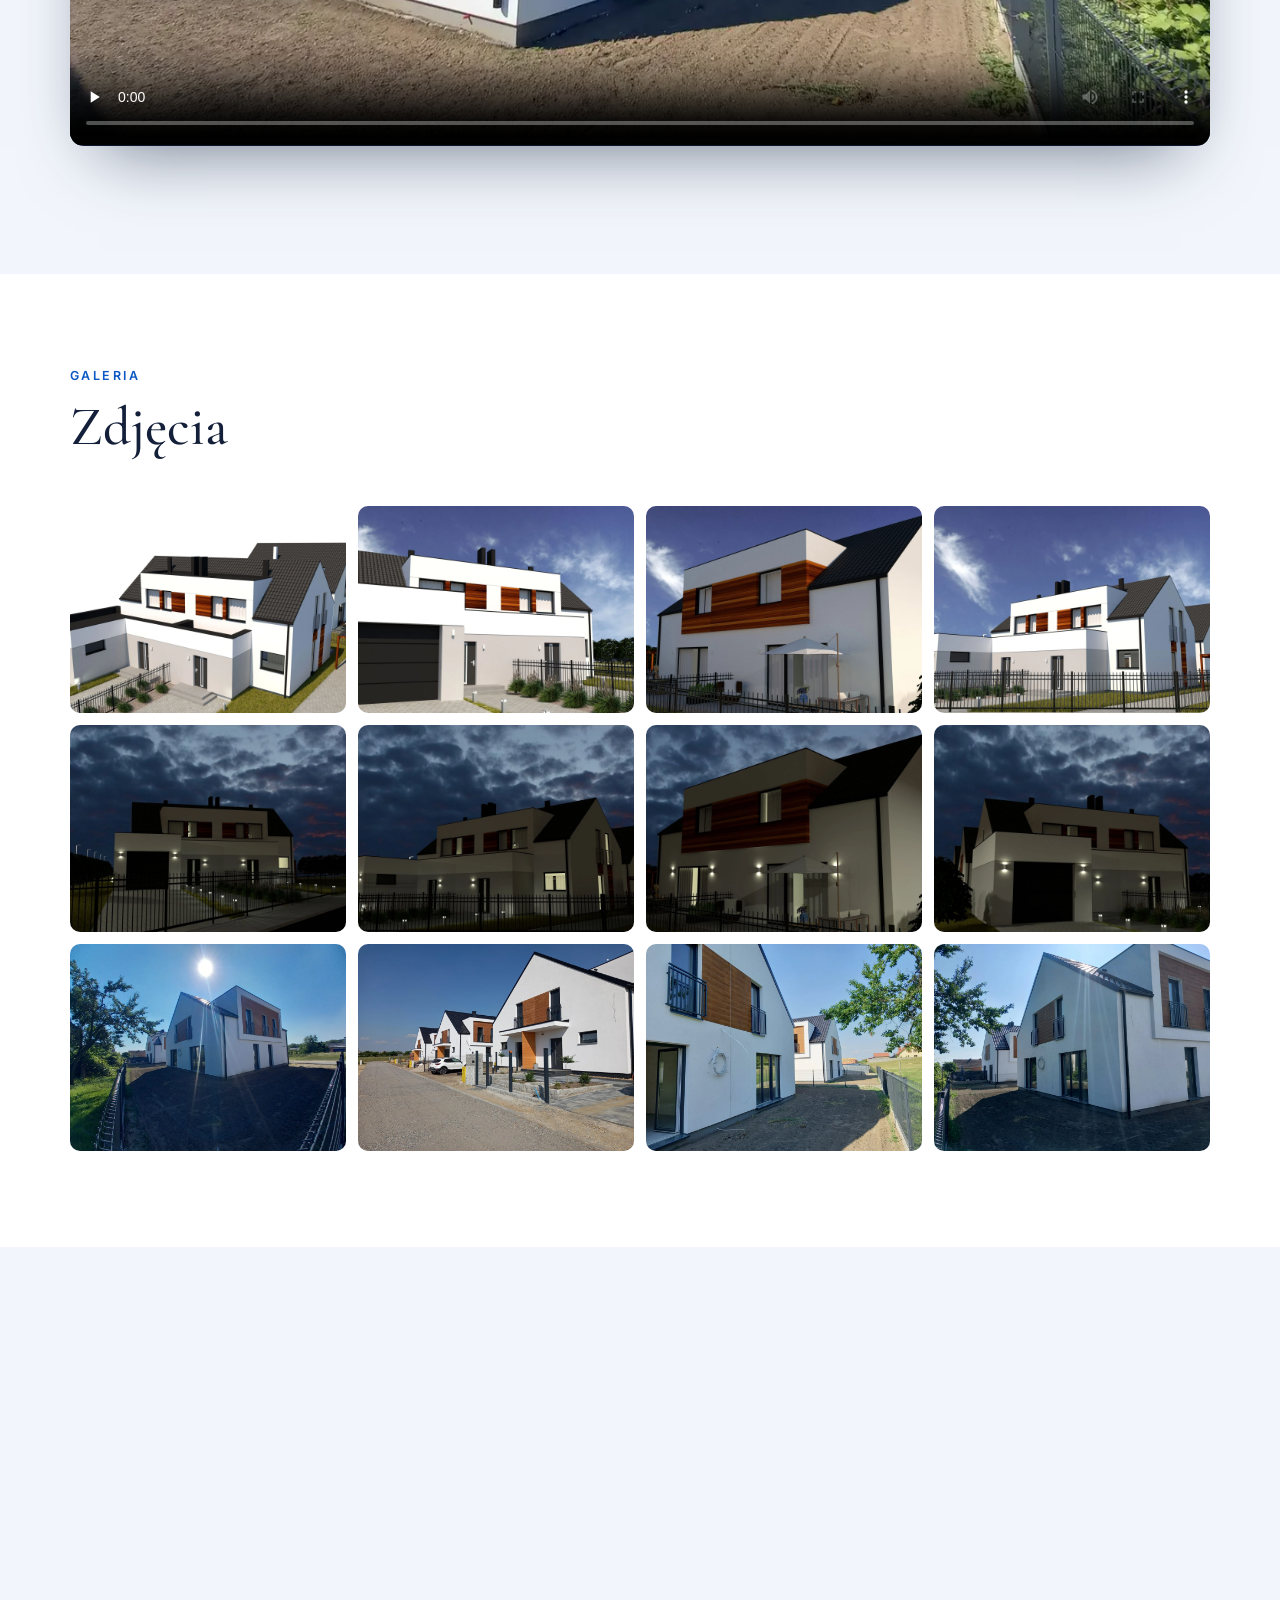
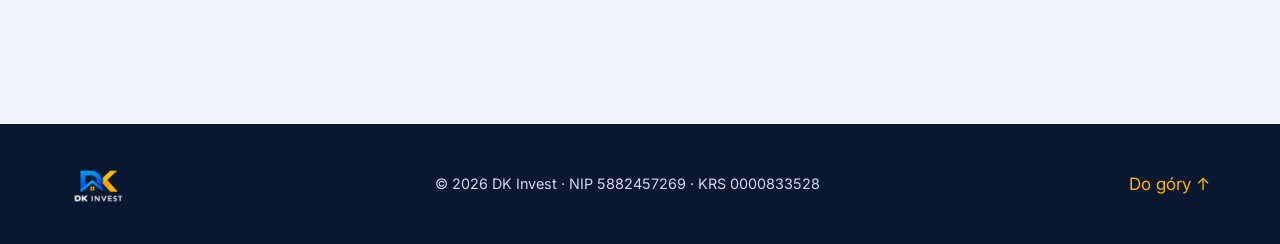
<file: polna-krapkowice.html>
<!doctype html>
<html lang="pl">
<head>
<meta charset="utf-8">
<meta name="viewport" content="width=device-width, initial-scale=1">
<title>Ul. Polna Krapkowice – DK Invest</title>
<meta name="description" content="Ul. Polna Krapkowice – zakończona inwestycja DK Invest. Zdjęcia i szczegóły realizacji.">
<link rel="icon" type="image/png" href="Logo/favicon.png">
<link rel="preconnect" href="https://fonts.googleapis.com">
<link rel="preconnect" href="https://fonts.gstatic.com" crossorigin>
<link href="https://fonts.googleapis.com/css2?family=Cormorant+Garamond:wght@300;400;500&family=Inter:wght@400;500;600&display=swap" rel="stylesheet">
<link rel="stylesheet" href="styles.css?v=20261023">
</head>
<body>
<a class="skip" href="#main">Przejdź do treści</a>
<header class="site-header solid" id="header" data-solid>
  <a class="brand" href="index.html" aria-label="DK Invest – strona główna"><img src="Logo/Logo.webp" alt="DK Invest"></a>
  <nav class="nav" id="nav" aria-label="Główna nawigacja">
    <a href="index.html">Home</a>
    <a href="index.html#inwestycje">Inwestycje w sprzedaży</a>
    <a href="zakonczone-inwestycje.html" aria-current="page">Zakończone inwestycje</a>
    <a href="aktualny-wykaz-cen.html">Aktualny wykaz cen</a>
    <a href="index.html#kontakt">Kontakt</a>
  </nav>
  <a class="btn btn-ghost header-cta" href="tel:+48503054554">+48 503 054 554</a>
  <button class="burger" id="burger" aria-label="Otwórz menu" aria-expanded="false" aria-controls="nav"><span></span><span></span></button>
</header>

<main id="main">
<section class="page-hero">
  <div class="page-hero-bg" style="background-image:url(images/Hero/hero-polna.webp)"></div>
  <div class="hero-shade"></div>
  <div class="wrap page-hero-in">
    <p class="crumbs"><a href="index.html">Home</a> / <a href="zakonczone-inwestycje.html">Zakończone inwestycje</a> / Ul. Polna Krapkowice</p>
    <h1>Ul. Polna Krapkowice</h1>
    <div class="hero-actions">
      <a class="btn btn-primary" href="#galeria">Zobacz zdjęcia</a>
      <a class="btn btn-ghost" href="index.html#kontakt">Skontaktuj się</a>
    </div>
  </div>
</section>
<section class="section">
  <div class="wrap narrow">
    <div class="prose reveal">
      <p class="eyebrow dark">Opis inwestycji</p>
      <h3>Termin zakończenia</h3>
      <ul class="checks"><li>I etap II kwartał 2021</li><li>II etap II kwartał 2022</li></ul>
    </div>
  </div>
</section>
<section class="section alt">
  <div class="wrap">
    <div class="section-head reveal"><p class="eyebrow dark">Film</p><h2>Zobacz inwestycję</h2></div>
    <div class="video-frame reveal"><video controls preload="none" playsinline poster="images/Polna/polna-film-poster.webp" aria-label="Film z inwestycji Ul. Polna Krapkowice"><source src="images/Polna/polna-film.mp4" type="video/mp4"></video></div>
  </div>
</section>
<section class="section" id="galeria">
  <div class="wrap">
    <div class="section-head reveal"><p class="eyebrow dark">Galeria</p><h2>Zdjęcia</h2></div>
    <div class="gallery reveal">
      <a class="g-item" href="images/Polna/3.webp" data-full="images/Polna/3.webp"><img src="images/Polna/3.webp" alt="Ul. Polna Krapkowice – zdjęcie 1" loading="lazy"></a>
      <a class="g-item" href="images/Polna/2.webp" data-full="images/Polna/2.webp"><img src="images/Polna/2.webp" alt="Ul. Polna Krapkowice – zdjęcie 2" loading="lazy"></a>
      <a class="g-item" href="images/Polna/4.webp" data-full="images/Polna/4.webp"><img src="images/Polna/4.webp" alt="Ul. Polna Krapkowice – zdjęcie 3" loading="lazy"></a>
      <a class="g-item" href="images/Polna/1.webp" data-full="images/Polna/1.webp"><img src="images/Polna/1.webp" alt="Ul. Polna Krapkowice – zdjęcie 4" loading="lazy"></a>
      <a class="g-item" href="images/Polna/N3.webp" data-full="images/Polna/N3.webp"><img src="images/Polna/N3.webp" alt="Ul. Polna Krapkowice – zdjęcie 5" loading="lazy"></a>
      <a class="g-item" href="images/Polna/n2.webp" data-full="images/Polna/n2.webp"><img src="images/Polna/n2.webp" alt="Ul. Polna Krapkowice – zdjęcie 6" loading="lazy"></a>
      <a class="g-item" href="images/Polna/N1.webp" data-full="images/Polna/N1.webp"><img src="images/Polna/N1.webp" alt="Ul. Polna Krapkowice – zdjęcie 7" loading="lazy"></a>
      <a class="g-item" href="images/Polna/N4.webp" data-full="images/Polna/N4.webp"><img src="images/Polna/N4.webp" alt="Ul. Polna Krapkowice – zdjęcie 8" loading="lazy"></a>
      <a class="g-item" href="images/Polna/20210617_163049-scaled.webp" data-full="images/Polna/20210617_163049-scaled.webp"><img src="images/Polna/20210617_163049-scaled.webp" alt="Ul. Polna Krapkowice – zdjęcie 9" loading="lazy"></a>
      <a class="g-item" href="images/Polna/20210617_162649-scaled.webp" data-full="images/Polna/20210617_162649-scaled.webp"><img src="images/Polna/20210617_162649-scaled.webp" alt="Ul. Polna Krapkowice – zdjęcie 10" loading="lazy"></a>
      <a class="g-item" href="images/Polna/20210617_163519-scaled.webp" data-full="images/Polna/20210617_163519-scaled.webp"><img src="images/Polna/20210617_163519-scaled.webp" alt="Ul. Polna Krapkowice – zdjęcie 11" loading="lazy"></a>
      <a class="g-item" href="images/Polna/20210617_163045-scaled.webp" data-full="images/Polna/20210617_163045-scaled.webp"><img src="images/Polna/20210617_163045-scaled.webp" alt="Ul. Polna Krapkowice – zdjęcie 12" loading="lazy"></a>
    </div>
  </div>
</section>
<section class="section alt">
  <div class="wrap">
    <div class="cta-band reveal">
      <div><p class="eyebrow">Kontakt</p><h2>Zainteresowany naszymi inwestycjami?</h2><p>Zadzwoń lub napisz – odpowiemy na wszystkie pytania.</p></div>
      <div class="cta-actions"><a class="btn btn-primary" href="index.html#kontakt">Napisz do nas</a><a class="btn btn-ghost" href="zakonczone-inwestycje.html">← Wszystkie inwestycje</a></div>
    </div>
  </div>
</section>
</main>

<footer class="footer">
  <div class="wrap foot">
    <img src="Logo/Logo.webp" alt="DK Invest">
    <p>© 2026 DK Invest · NIP 5882457269 · KRS 0000833528</p>
    <a href="#main">Do góry ↑</a>
  </div>
</footer>

<dialog class="lightbox" id="lightbox" aria-label="Powiększone zdjęcie">
  <button class="lb-close" id="lbClose" aria-label="Zamknij">×</button>
  <img id="lbImg" alt="">
</dialog>
<script src="script.js?v=20261024"></script>
</body>
</html>
</file>
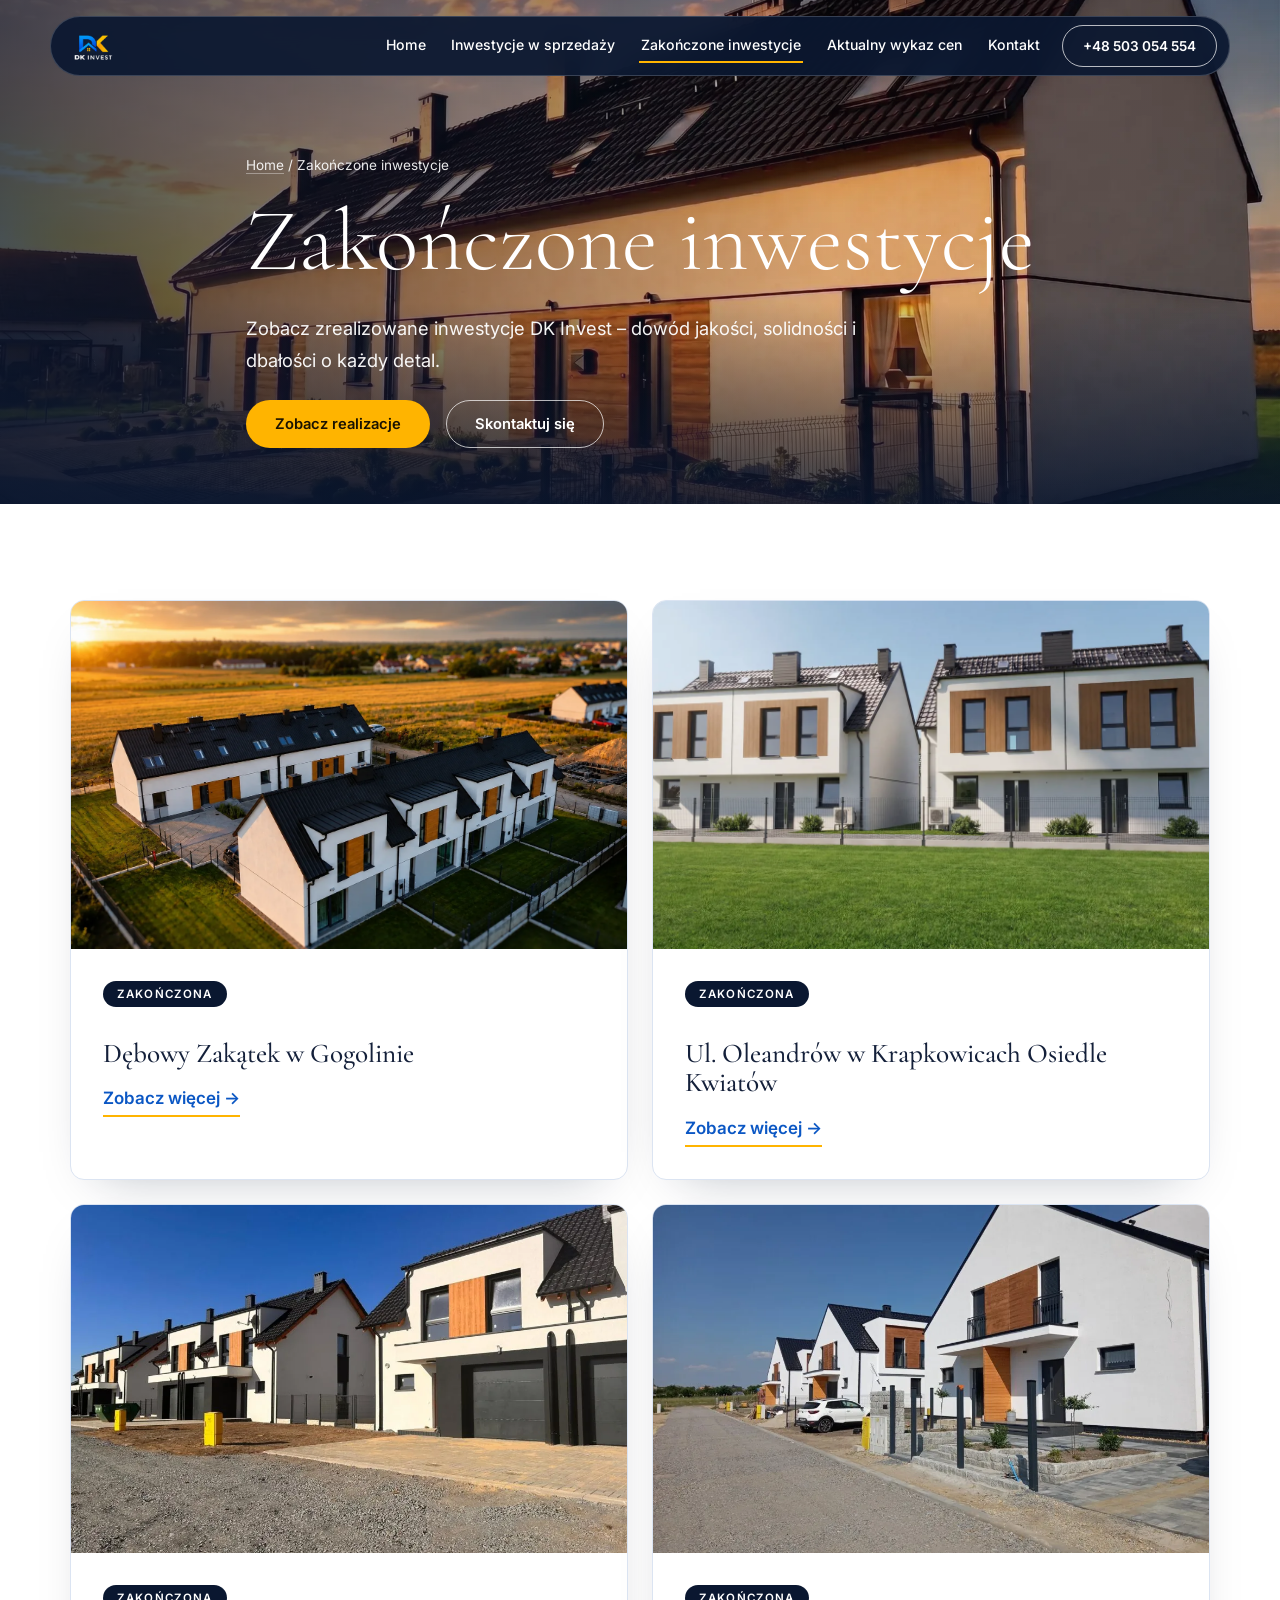
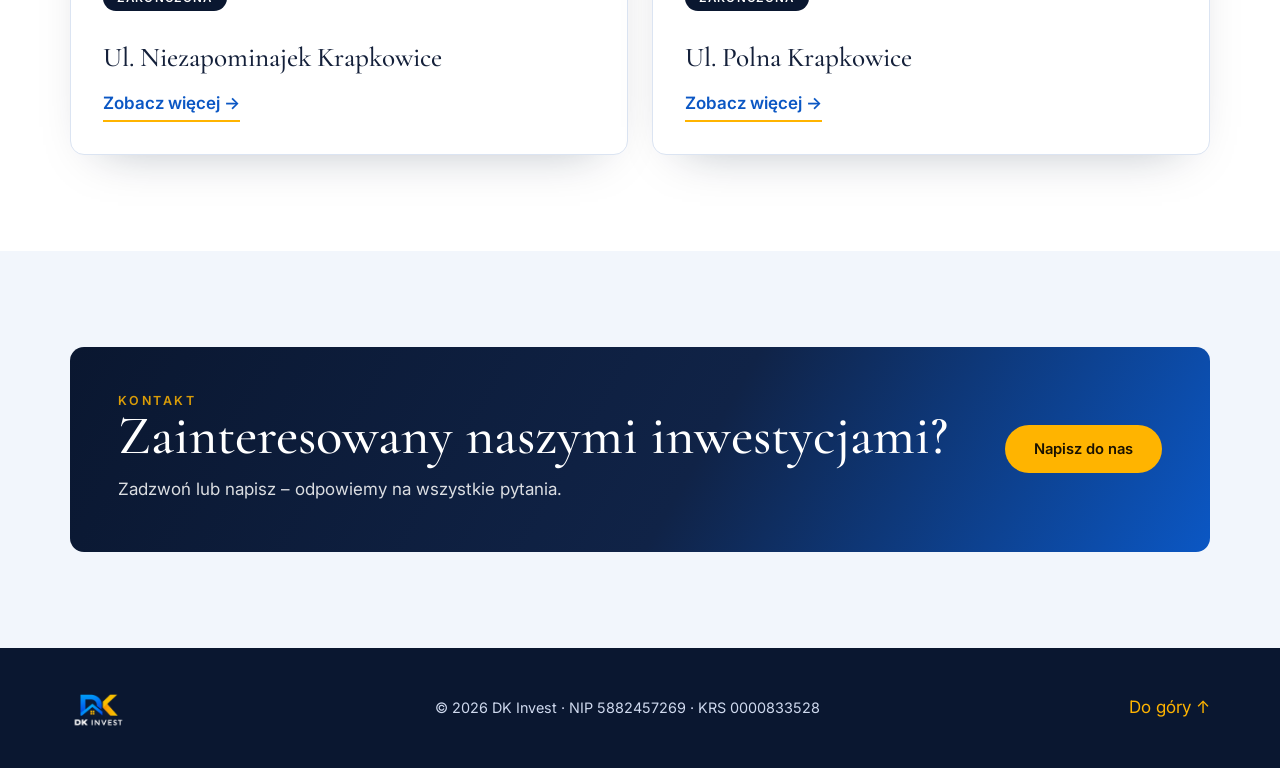
<file: zakonczone-inwestycje.html>
<!doctype html>
<html lang="pl">
<head>
<meta charset="utf-8">
<meta name="viewport" content="width=device-width, initial-scale=1">
<title>Zakończone inwestycje – DK Invest</title>
<meta name="description" content="Zakończone inwestycje DK Invest – dowód jakości, solidności i dbałości o każdy detal.">
<link rel="icon" type="image/png" href="Logo/favicon.png">
<link rel="preconnect" href="https://fonts.googleapis.com">
<link rel="preconnect" href="https://fonts.gstatic.com" crossorigin>
<link href="https://fonts.googleapis.com/css2?family=Cormorant+Garamond:wght@300;400;500&family=Inter:wght@400;500;600&display=swap" rel="stylesheet">
<link rel="stylesheet" href="styles.css?v=20261023">
</head>
<body>
<a class="skip" href="#main">Przejdź do treści</a>
<header class="site-header solid" id="header" data-solid>
  <a class="brand" href="index.html" aria-label="DK Invest – strona główna"><img src="Logo/Logo.webp" alt="DK Invest"></a>
  <nav class="nav" id="nav" aria-label="Główna nawigacja">
    <a href="index.html">Home</a>
    <a href="index.html#inwestycje">Inwestycje w sprzedaży</a>
    <a href="zakonczone-inwestycje.html" aria-current="page">Zakończone inwestycje</a>
    <a href="aktualny-wykaz-cen.html">Aktualny wykaz cen</a>
    <a href="index.html#kontakt">Kontakt</a>
  </nav>
  <a class="btn btn-ghost header-cta" href="tel:+48503054554">+48 503 054 554</a>
  <button class="burger" id="burger" aria-label="Otwórz menu" aria-expanded="false" aria-controls="nav"><span></span><span></span></button>
</header>

<main id="main">
<section class="page-hero">
  <div class="page-hero-bg" style="background-image:url(images/Hero/hero-zakonczone-inwestycje.webp)"></div>
  <div class="hero-shade"></div>
  <div class="wrap page-hero-in">
    <p class="crumbs"><a href="index.html">Home</a> / Zakończone inwestycje</p>
    <h1>Zakończone inwestycje</h1>
    <p class="hero-lead">Zobacz zrealizowane inwestycje DK Invest – dowód jakości, solidności i dbałości o każdy detal.</p>
    <div class="hero-actions">
      <a class="btn btn-primary" href="#realizacje">Zobacz realizacje</a>
      <a class="btn btn-ghost" href="index.html#kontakt">Skontaktuj się</a>
    </div>
  </div>
</section>

<section class="section" id="realizacje">
  <div class="wrap">
    <div class="done-grid">
      <article class="done-card reveal"><div class="card-img"><img src="images/Debowy-Zakatek/Etap2/debowy-zakatek-widok-z-gory.webp" alt="Dębowy Zakątek w Gogolinie" loading="lazy"></div><div class="done-body"><span class="tag done-tag">Zakończona</span><h3>Dębowy Zakątek w Gogolinie</h3><a class="link" href="debowy-zakatek-gogolin.html">Zobacz więcej <span aria-hidden="true">→</span></a></div></article>
      <article class="done-card reveal"><div class="card-img"><img src="images/Oleandrow/oleandrow-film-poster.webp" alt="Ul. Oleandrów w Krapkowicach Osiedle Kwiatów" loading="lazy"></div><div class="done-body"><span class="tag done-tag">Zakończona</span><h3>Ul. Oleandrów w Krapkowicach Osiedle Kwiatów</h3><a class="link" href="oleandrow-krapkowice.html">Zobacz więcej <span aria-hidden="true">→</span></a></div></article>
      <article class="done-card reveal"><div class="card-img"><img src="images/Niezapominajek/IMG-20250910-WA0011-1024x768.webp" alt="Ul. Niezapominajek Krapkowice" loading="lazy"></div><div class="done-body"><span class="tag done-tag">Zakończona</span><h3>Ul. Niezapominajek Krapkowice</h3><a class="link" href="niezapominajek-krapkowice.html">Zobacz więcej <span aria-hidden="true">→</span></a></div></article>
      <article class="done-card reveal"><div class="card-img"><img src="images/Polna/20210617_162649-1024x768.webp" alt="Ul. Polna Krapkowice" loading="lazy"></div><div class="done-body"><span class="tag done-tag">Zakończona</span><h3>Ul. Polna Krapkowice</h3><a class="link" href="polna-krapkowice.html">Zobacz więcej <span aria-hidden="true">→</span></a></div></article>
    </div>
  </div>
</section>

<section class="section alt">
  <div class="wrap">
    <div class="cta-band reveal">
      <div><p class="eyebrow">Kontakt</p><h2>Zainteresowany naszymi inwestycjami?</h2><p>Zadzwoń lub napisz – odpowiemy na wszystkie pytania.</p></div>
      <a class="btn btn-primary" href="index.html#kontakt">Napisz do nas</a>
    </div>
  </div>
</section>
</main>

<footer class="footer">
  <div class="wrap foot">
    <img src="Logo/Logo.webp" alt="DK Invest">
    <p>© 2026 DK Invest · NIP 5882457269 · KRS 0000833528</p>
    <a href="#main">Do góry ↑</a>
  </div>
</footer>

<script src="script.js?v=20261024"></script>
</body>
</html>
</file>
<file: styles.css>
:root{
  --navy:#0a1730; --navy-2:#102347; --blue:#1573f2; --blue-d:#0b57c4; --amber:#ffb400; --amber-d:#e69a00;
  --ink:#14203a; --muted:#54627c; --bg:#fff; --alt:#f2f6fc; --line:#dbe4f2;
  --serif:'Cormorant Garamond',Georgia,serif; --sans:'Inter',system-ui,sans-serif;
  --s1:8px;--s2:16px;--s3:24px;--s4:32px;--s5:48px;--s6:96px; --r:14px;
}
*{box-sizing:border-box}
html{scroll-behavior:smooth;scroll-padding-top:90px}
body{margin:0;font:400 17px/1.7 var(--sans);color:var(--ink);background:var(--bg);-webkit-font-smoothing:antialiased}
img,video{max-width:100%;display:block}
a{color:inherit}
.skip{position:absolute;left:-999px;background:var(--amber);color:#000;padding:8px 16px;z-index:100}
.skip:focus{left:8px;top:8px}
:focus-visible{outline:3px solid var(--amber);outline-offset:3px}
.wrap{max-width:1180px;margin:0 auto;padding:0 20px}
h1,h2,h3{font-family:var(--serif);font-weight:500;line-height:1.1;margin:0 0 var(--s2)}
h2{font-size:clamp(2.2rem,4.5vw,3.4rem)}
h3{font-size:1.7rem}
.eyebrow{font:600 .78rem/1 var(--sans);letter-spacing:.2em;text-transform:uppercase;color:var(--amber);margin:0 0 var(--s2)}
.eyebrow.dark{color:var(--blue-d)}
.lead{color:var(--muted);max-width:60ch}

/* buttons */
.btn{display:inline-flex;align-items:center;justify-content:center;min-height:48px;padding:0 28px;border-radius:999px;font:600 .92rem var(--sans);text-decoration:none;border:1.5px solid transparent;cursor:pointer;transition:background .25s,color .25s,border-color .25s,transform .25s}
.btn:active{transform:scale(.98)}
.btn-primary{background:var(--amber);color:#1a1200}
.btn-primary:hover{background:var(--amber-d)}
.btn-ghost{border-color:rgba(255,255,255,.7);color:#fff}
.btn-ghost:hover{background:#fff;color:var(--navy)}
.btn-dark{background:var(--navy);color:#fff}
.btn-dark:hover{background:var(--blue)}

/* header: floating pill, Allys-style */
.site-header{position:fixed;z-index:50;top:16px;left:50%;transform:translateX(-50%);width:min(1180px,calc(100% - 32px));display:flex;align-items:center;gap:clamp(10px,1.6vw,var(--s3));padding:8px 12px 8px 20px;border-radius:999px;background:rgba(10,23,48,.45);backdrop-filter:blur(14px);-webkit-backdrop-filter:blur(14px);border:1px solid rgba(255,255,255,.18);transition:background .3s}
.site-header.solid{background:rgba(10,23,48,.92)}
.brand{flex:0 0 auto;display:block}
.brand img{height:44px;width:auto;max-width:none;flex-shrink:0;margin:-4px 0;display:block}
.nav{display:flex;align-items:center;gap:clamp(10px,1.7vw,var(--s3));margin-left:auto}
.nav a{color:#fff;text-decoration:none;font:500 clamp(.78rem,1.25vw,.88rem) var(--sans);padding:8px 2px;line-height:1.15;text-align:center;border-bottom:2px solid transparent}
.nav a:hover,.nav a[aria-current]{border-color:var(--amber)}
.header-cta{min-height:42px;padding:0 20px;font-size:.85rem}
.burger{display:none;width:44px;height:44px;border:0;background:transparent;cursor:pointer;margin-left:auto;position:relative}
.burger span{position:absolute;left:11px;right:11px;height:2px;background:#fff;transition:transform .3s}
.burger span:first-child{top:18px}.burger span:last-child{top:26px}
.burger[aria-expanded=true] span:first-child{transform:translateY(4px) rotate(45deg)}
.burger[aria-expanded=true] span:last-child{transform:translateY(-4px) rotate(-45deg)}

/* hero: Range-style full-bleed */
.hero{position:relative;min-height:100vh;min-height:100dvh;display:flex;flex-direction:column;justify-content:center;color:#fff;overflow:hidden}
.hero-slides{position:absolute;inset:0;z-index:0}
.hero-shade{z-index:1}
.hero-content,.hero-bar{z-index:3}
.slide{position:absolute;inset:0;background-size:cover;background-position:center;opacity:0;transform:scale(1);transition:opacity 1.4s ease}
.slide.active{opacity:1;z-index:1;animation:zoom 7.4s ease-out forwards}
.slide.leaving{opacity:0;z-index:0;transform:scale(1.08)}
@keyframes zoom{from{transform:scale(1)}to{transform:scale(1.08)}}
.hero-progress{position:absolute;z-index:2;left:50%;bottom:104px;transform:translateX(-50%);display:flex;gap:8px;width:min(360px,60%)}
.hero-progress i{flex:1;height:3px;background:rgba(255,255,255,.3);overflow:hidden;position:relative}
.hero-progress i::after{content:"";position:absolute;inset:0;background:var(--amber);transform:scaleX(0);transform-origin:left}
.hero-progress i.done::after{transform:scaleX(1)}
.hero-progress i.on::after{animation:fill 6s linear forwards}
@keyframes fill{to{transform:scaleX(1)}}
.hero-shade{position:absolute;inset:0;background:linear-gradient(90deg,rgba(10,23,48,.75),rgba(10,23,48,.15) 65%),linear-gradient(0deg,rgba(10,23,48,.8),transparent 40%)}
.hero-content{position:relative;max-width:1180px;width:100%;margin:0 auto;padding:120px 20px 160px}
.hero h1{font-weight:400;text-shadow:0 1px 3px rgba(10,23,48,.6),0 2px 14px rgba(10,23,48,.55),0 0 32px rgba(10,23,48,.35);font-size:clamp(2.6rem,6.2vw,5.2rem);max-width:22ch;margin-bottom:var(--s4)}
.hero h1 em{display:block;font-style:italic;color:var(--amber)}
.hero-actions{display:flex;gap:var(--s2);flex-wrap:wrap}
.hero-bar{position:absolute;left:0;right:0;bottom:0;display:grid;grid-template-columns:repeat(4,1fr);background:rgba(10,23,48,.6);backdrop-filter:blur(12px);-webkit-backdrop-filter:blur(12px);border-top:1px solid rgba(255,255,255,.18)}
.hero-bar a{padding:20px 24px;text-decoration:none;border-right:1px solid rgba(255,255,255,.12);display:flex;flex-direction:column;transition:background .25s;min-width:0}
.hero-bar a:hover{background:rgba(255,255,255,.08)}
.hero-bar span{font-size:.72rem;letter-spacing:.16em;text-transform:uppercase;color:var(--amber)}
.hero-bar strong{font:500 1rem var(--sans);overflow:hidden;text-overflow:ellipsis;white-space:nowrap}

/* sections */
.section{padding:var(--s6) 0}
.section.alt{background:var(--alt)}
.section-head{margin-bottom:var(--s5)}
.section-head.center{text-align:center}.section-head.center .lead{margin:0 auto}
.section-head.row{display:flex;justify-content:space-between;align-items:flex-end;gap:var(--s3);flex-wrap:wrap}
.split{display:grid;grid-template-columns:1fr 1fr;gap:var(--s5);align-items:center}
.media{margin:0;overflow:hidden;border-radius:var(--r);box-shadow:0 24px 60px -24px rgba(10,23,48,.4)}
.media img{width:100%;aspect-ratio:4/3;object-fit:cover;transition:transform .8s}
.media:hover img{transform:scale(1.04)}

.video-frame{border-radius:var(--r);overflow:hidden;background:var(--navy);box-shadow:0 30px 70px -30px rgba(10,23,48,.6);aspect-ratio:16/9}
.section-head .checks{margin:var(--s1) 0 0;font-size:1rem;color:var(--muted)}
.section-head+.video-frame{margin-bottom:var(--s4)}
.video-frame video{width:100%;height:100%;object-fit:cover;background:var(--navy)}

.card{display:grid;grid-template-columns:1.3fr 1fr;border-radius:var(--r);overflow:hidden;background:#fff;border:1px solid var(--line);box-shadow:0 20px 50px -30px rgba(10,23,48,.35)}
.card-img{overflow:hidden}
.card-img img{width:100%;height:100%;min-height:340px;object-fit:cover;transition:transform .8s}
.card:hover .card-img img{transform:scale(1.04)}
.card-body{padding:var(--s5);display:flex;flex-direction:column;justify-content:center;align-items:flex-start}
.tag{background:var(--blue);color:#fff;font:600 .72rem var(--sans);letter-spacing:.1em;text-transform:uppercase;padding:6px 14px;border-radius:999px;margin-bottom:var(--s2)}
.link{font-weight:600;text-decoration:none;color:var(--blue-d);border-bottom:2px solid var(--amber);padding-bottom:2px}

.banner{position:relative;border-radius:var(--r);overflow:hidden;min-height:300px;display:grid}
.banner img{position:absolute;inset:0;width:100%;height:100%;object-fit:cover;object-position:center 58%;transition:transform .8s}
.banner-wide{aspect-ratio:2.85/1;min-height:0}
.banner:hover img{transform:scale(1.04)}
.banner .btn{position:relative;z-index:1;align-self:end;justify-self:start;margin:var(--s4)}

.grid4{display:grid;grid-template-columns:repeat(4,1fr);gap:var(--s3)}
.grid2{display:grid;grid-template-columns:repeat(2,1fr);gap:var(--s3)}
.feature{padding:var(--s4);border-radius:var(--r);border:1px solid var(--line);background:#fff;transition:transform .3s,border-color .3s}
.feature:hover{transform:translateY(-4px);border-color:var(--blue)}
.feature svg,.info svg{width:36px;height:36px;fill:none;stroke:var(--blue);stroke-width:1.6;stroke-linecap:round;stroke-linejoin:round;flex:none}
.feature h3{font-size:1.5rem;margin:var(--s2) 0 8px}
.feature p{margin:0;color:var(--muted);font-size:.95rem}
.quote{margin:0;padding:var(--s4);background:#fff;border-radius:var(--r);border-left:4px solid var(--amber)}
.quote p{margin:0 0 var(--s2)}
.quote footer{font-weight:600;color:var(--blue-d);text-transform:uppercase;letter-spacing:.1em;font-size:.82rem}

.cta-band{display:flex;justify-content:space-between;align-items:center;gap:var(--s4);flex-wrap:wrap;padding:var(--s5);border-radius:var(--r);color:#fff;background:linear-gradient(120deg,var(--navy),var(--navy-2) 55%,var(--blue-d))}
.cta-band h2{margin-bottom:8px}.cta-band p{margin:0;opacity:.85}

.contact-grid{align-items:start;grid-template-columns:1fr 1.6fr}
.info{background:var(--alt);padding:var(--s5);border-radius:var(--r)}
.info h2{font-size:2rem}
.info ul{list-style:none;padding:0;margin:var(--s4) 0 0;display:grid;gap:var(--s3)}
.info li{display:flex;gap:var(--s2);align-items:flex-start}
.info a{text-decoration:none;word-break:break-word}.info a:hover{color:var(--blue)}
.form h2{font-size:2rem}
.fields{display:grid;grid-template-columns:1fr 1fr;gap:var(--s2);margin:var(--s3) 0}
.fields label{display:grid;gap:6px;font:500 .85rem var(--sans);color:var(--muted)}
.fields .full{grid-column:1/-1}
input,textarea{font:400 1rem var(--sans);color:var(--ink);padding:12px 14px;border:1px solid #b9c6dc;border-radius:10px;background:#fff;min-height:48px;width:100%}
input:focus,textarea:focus{border-color:var(--blue);outline:2px solid rgba(21,115,242,.25)}
input[aria-invalid=true],textarea[aria-invalid=true]{border-color:#c62828}
.check{display:flex;gap:10px;align-items:flex-start;font-size:.9rem;margin-bottom:var(--s3)}
.check input{width:20px;min-height:20px;margin-top:4px}
.status{margin:var(--s2) 0 0;font-weight:500}
.status.err{color:#c62828}.status.ok{color:#1b7f3b}

.footer{background:var(--navy);color:#cfd9ee;padding:var(--s4) 0}
.foot{display:flex;align-items:center;justify-content:space-between;gap:var(--s3);flex-wrap:wrap}
.foot img{height:56px}.foot p{margin:0;font-size:.9rem}.foot a{text-decoration:none;color:var(--amber)}

.reveal{opacity:0;transform:translateY(24px);transition:opacity .7s ease,transform .7s ease}
.reveal.in{opacity:1;transform:none}

@media (max-width:980px){
  .grid4{grid-template-columns:repeat(2,1fr)}
  .hero-bar{grid-template-columns:repeat(2,1fr)}
  .hero-bar a:nth-child(n+3){display:none}
}
@media (max-width:1020px){.header-cta{display:none}}
.mnav{display:none}
@media (max-width:480px){
  .site-header{width:calc(100% - 16px);padding:6px 6px 6px 12px;gap:6px;top:10px}
  .brand img{height:34px;margin:-2px 0}
  .burger{display:block;margin-left:0;flex:0 0 auto}
  .nav{gap:clamp(8px,3vw,14px);justify-content:flex-end;margin-left:auto;padding-left:14px}
  .nav a:nth-child(n+4){display:none}
  .nav a{font-size:clamp(.72rem,3.4vw,.85rem);padding:6px 1px}
  .mnav{position:absolute;top:calc(100% + 8px);left:0;right:0;flex-direction:column;background:rgba(10,23,48,.96);border-radius:20px;padding:6px 20px}
  .mnav.open{display:flex}
  .mnav a{color:#fff;text-decoration:none;font:500 .95rem var(--sans);padding:14px 0;border-bottom:1px solid rgba(255,255,255,.1)}
  .mnav a:last-child{border-bottom:0}
  .mnav a[aria-current]{color:var(--amber)}
}
@media (max-width:760px){
  .section{padding:64px 0}
  .split,.card,.contact-grid,.grid2{grid-template-columns:1fr}
  .fields{grid-template-columns:1fr}
  .card-body,.cta-band,.info{padding:var(--s3)}
  .hero-content{padding-bottom:140px}
  .hero-bar strong{font-size:.9rem}.hero-bar a{padding:14px 16px}
}
@media (max-width:480px){.grid4{grid-template-columns:1fr}}
@media (prefers-reduced-motion:reduce){
  *{animation:none!important;transition:none!important;scroll-behavior:auto!important}
  .reveal{opacity:1;transform:none}
}

/* subpage: Osiedle Maków */
.page-hero{position:relative;min-height:56vh;display:flex;align-items:flex-end;color:#fff;overflow:hidden}
.page-hero-bg{position:absolute;inset:0;background-size:cover;background-position:center}
.page-hero .hero-shade{z-index:1}
.page-hero-in{position:relative;z-index:2;padding-top:140px;padding-bottom:56px}
.page-hero h1{font-weight:300;font-size:clamp(2.8rem,7vw,5.5rem);margin-bottom:var(--s3)}
.crumbs{font-size:.85rem;margin:0 0 var(--s2);opacity:.9}
.crumbs a{text-decoration:none;border-bottom:1px solid rgba(255,255,255,.4)}
.narrow{max-width:820px}
.gallery{display:grid;grid-template-columns:repeat(4,1fr);gap:12px}
.g-item{display:block;overflow:hidden;border-radius:10px;aspect-ratio:4/3;cursor:zoom-in}
.g-item img{width:100%;height:100%;object-fit:cover;transition:transform .8s}
.g-item:hover img{transform:scale(1.06)}
.plans{display:grid;grid-template-columns:1fr 1fr;gap:var(--s3)}
.plan{margin:0;background:#fff;border:1px solid var(--line);border-radius:var(--r);padding:var(--s2)}
.plan a{display:block;cursor:zoom-in}
.plan img{width:100%;height:auto}
.plans-3d .plan img{aspect-ratio:3/2;object-fit:cover}
.plan figcaption{text-align:center;font:500 1.4rem var(--serif);padding-top:var(--s1)}
.units{list-style:none;margin:0;padding:0;display:grid;grid-template-columns:repeat(2,1fr);gap:var(--s2)}
.unit{display:flex;justify-content:space-between;align-items:center;gap:var(--s2);flex-wrap:wrap;padding:var(--s3);background:#fff;border:1px solid var(--line);border-left:4px solid var(--blue);border-radius:var(--r)}
.unit h3{font-size:1.6rem;margin:0}
.unit-plan{flex:0 0 100%;display:block;margin-top:var(--s1);cursor:zoom-in;text-align:center}
.unit-plan img{width:auto;max-width:100%;max-height:300px;margin:0 auto}
.unit h3 .unit-note{font:600 .8rem var(--sans);color:var(--blue);margin-left:10px;white-space:nowrap}
.unit p{margin:0 0 8px;color:var(--muted);font-size:.95rem}
.unit.sold{border-left-color:#9aa5b8}
.unit.free{border-left-color:#1b9e4b}
.unit.stage2{border-left-color:var(--amber)}
.badge{display:inline-block;font:600 .75rem var(--sans);padding:4px 12px;border-radius:999px;background:var(--alt);color:var(--ink)}
.sold .badge{background:#e6eaf1;color:#3b475c}.free .badge{background:#dcf5e5;color:#0f6a31}.stage2 .badge{background:#fff1cc;color:#7a5200}
.dl{display:inline-flex;align-items:center;gap:8px;min-height:44px;padding:0 16px;border-radius:999px;border:1.5px solid var(--blue);color:var(--blue-d);font:600 .85rem var(--sans);text-decoration:none;transition:background .25s,color .25s}
.dl:hover{background:var(--blue);color:#fff}
.dl svg,.file svg{width:20px;height:20px;fill:none;stroke:currentColor;stroke-width:1.8;stroke-linecap:round;stroke-linejoin:round;flex:none}
.file{display:inline-flex;align-items:center;gap:var(--s2);padding:var(--s2) var(--s3);border:1px solid var(--line);border-radius:var(--r);text-decoration:none;background:var(--alt);transition:border-color .25s}
.file:hover{border-color:var(--blue)}
.file svg{width:32px;height:32px;stroke:var(--blue)}
.file span{display:grid;line-height:1.3}.file small{color:var(--muted)}
.disclaimer{margin-top:var(--s4);font-size:.82rem;color:var(--muted);line-height:1.6}
.lightbox{border:0;padding:0;background:transparent;max-width:96vw;max-height:96vh;overflow:visible}
.lightbox::backdrop{background:rgba(10,23,48,.9)}
.lightbox img{max-width:96vw;max-height:90vh;border-radius:8px;background:#fff}
.lb-close{position:absolute;top:-8px;right:-8px;width:44px;height:44px;border-radius:50%;border:0;background:var(--amber);color:#1a1200;font-size:1.6rem;line-height:1;cursor:pointer}
.lb-nav{position:absolute;top:50%;transform:translateY(-50%);width:48px;height:48px;border-radius:50%;border:0;background:rgba(10,23,48,.6);color:#fff;font-size:2rem;line-height:1;cursor:pointer;display:flex;align-items:center;justify-content:center;padding:0 0 4px}
.lb-nav:hover{background:var(--amber);color:#1a1200}
.lb-prev{left:12px}.lb-next{right:12px}
.lb-nav[hidden],.lb-count[hidden]{display:none}
.lb-count{position:absolute;left:50%;bottom:12px;transform:translateX(-50%);background:rgba(10,23,48,.6);color:#fff;font:500 .8rem var(--sans);padding:4px 12px;border-radius:999px}
@media (max-width:980px){.gallery{grid-template-columns:repeat(2,1fr)}}
@media (max-width:760px){.plans,.units{grid-template-columns:1fr}.page-hero{min-height:48vh}}

/* subpage: Zakończone inwestycje */
.page-hero.plain{min-height:0;background:linear-gradient(120deg,var(--navy),var(--navy-2) 60%,var(--blue-d))}
.page-hero.plain .page-hero-in{padding-top:150px;padding-bottom:64px}
.hero-lead{max-width:56ch;margin:0 0 var(--s3);font-size:1.15rem;opacity:.95}
.done-grid{display:grid;grid-template-columns:repeat(2,1fr);gap:var(--s3)}
.done-card{border-radius:var(--r);overflow:hidden;background:#fff;border:1px solid var(--line);box-shadow:0 20px 50px -30px rgba(10,23,48,.35)}
.done-card .card-img img{aspect-ratio:16/10;min-height:0;height:auto}
.done-card:hover .card-img img{transform:scale(1.04)}
.done-body{padding:var(--s4);display:flex;flex-direction:column;align-items:flex-start;gap:var(--s1)}
.done-body h3{margin:var(--s1) 0 var(--s1)}
.done-tag{background:var(--navy)}
@media (max-width:760px){.done-grid{grid-template-columns:1fr}.done-body{padding:var(--s3)}}

/* subpages: completed investments */
.prose h3{margin:var(--s4) 0 var(--s1);font-size:1.8rem}
.prose p{margin:0 0 var(--s2)}
.checks{list-style:none;margin:0 0 var(--s3);padding:0;display:grid;gap:10px}
.checks li{position:relative;padding-left:32px}
.checks li::before{content:"";position:absolute;left:0;top:.45em;width:16px;height:16px;border-radius:50%;background:var(--amber)}
.checks li::after{content:"";position:absolute;left:5px;top:calc(.45em + 3px);width:4px;height:7px;border:solid #1a1200;border-width:0 2px 2px 0;transform:rotate(45deg)}
.cta-actions{display:flex;gap:var(--s2);flex-wrap:wrap}
</file>
